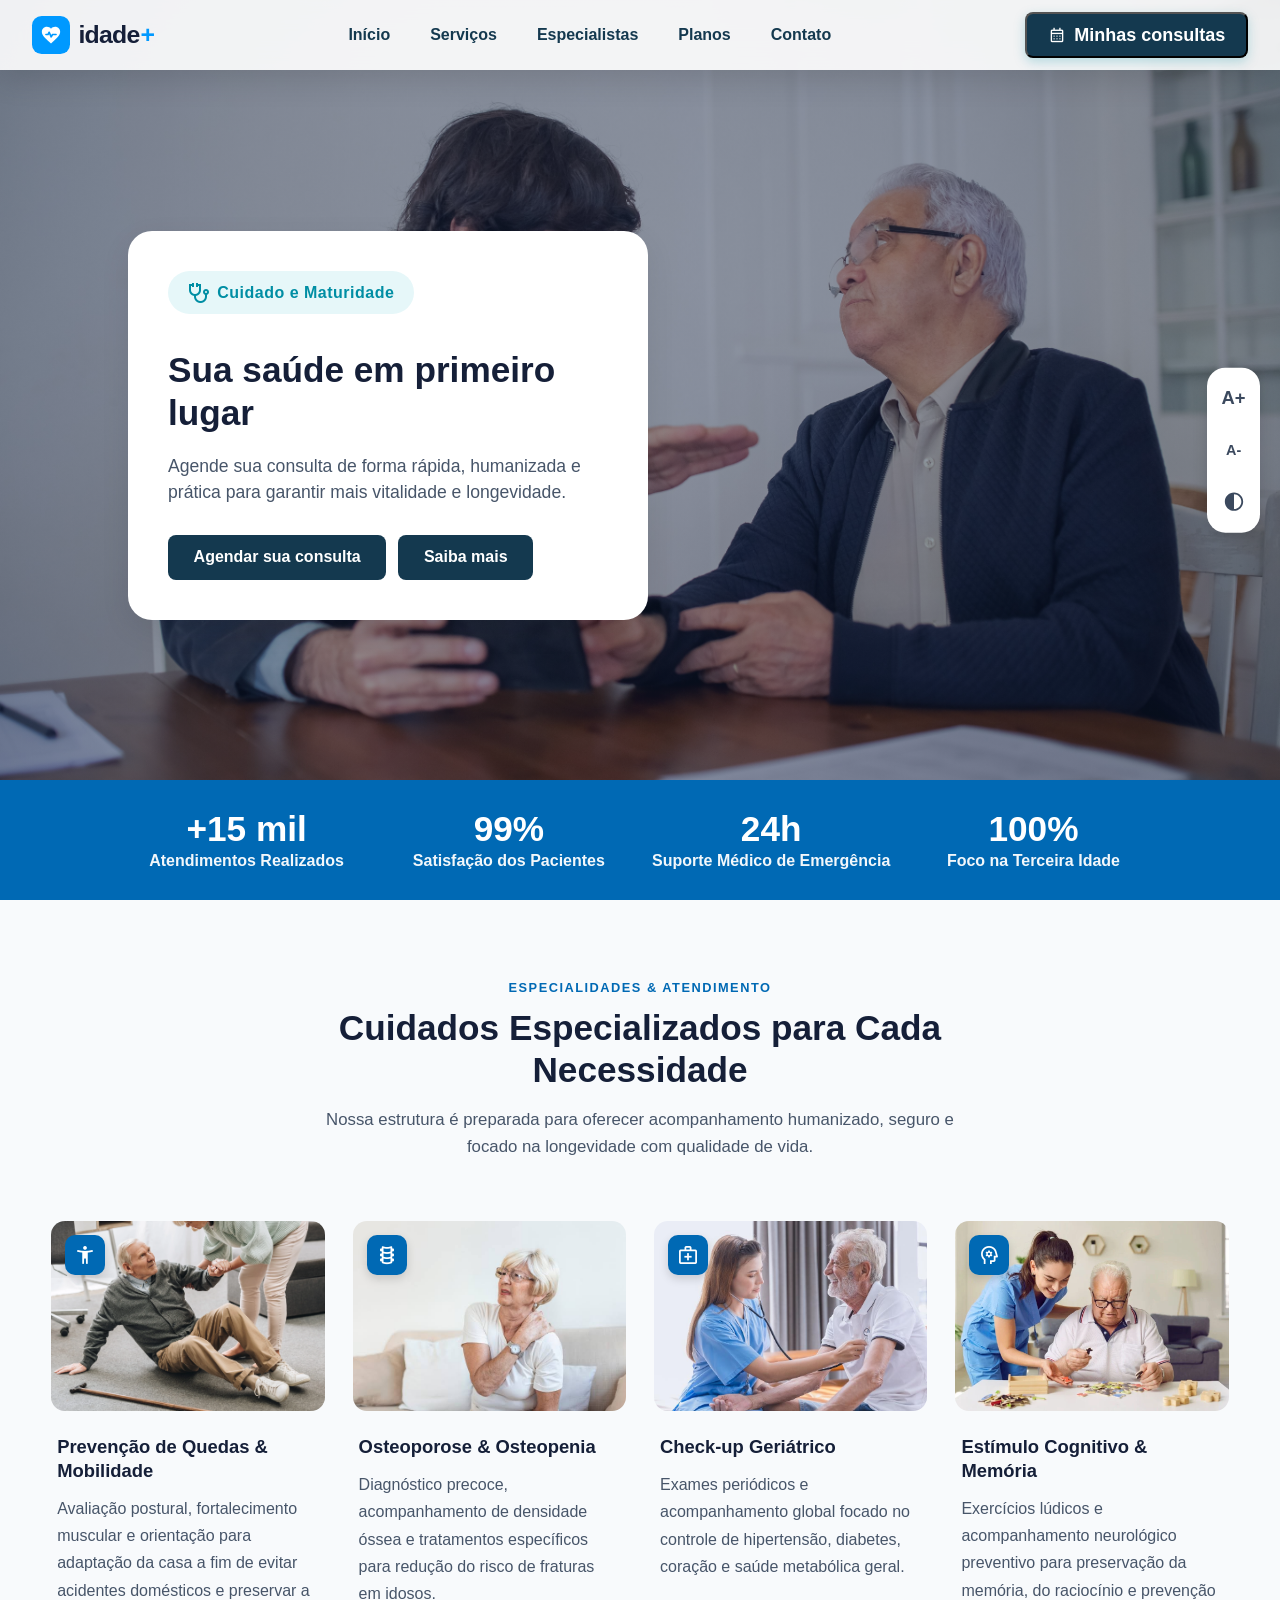
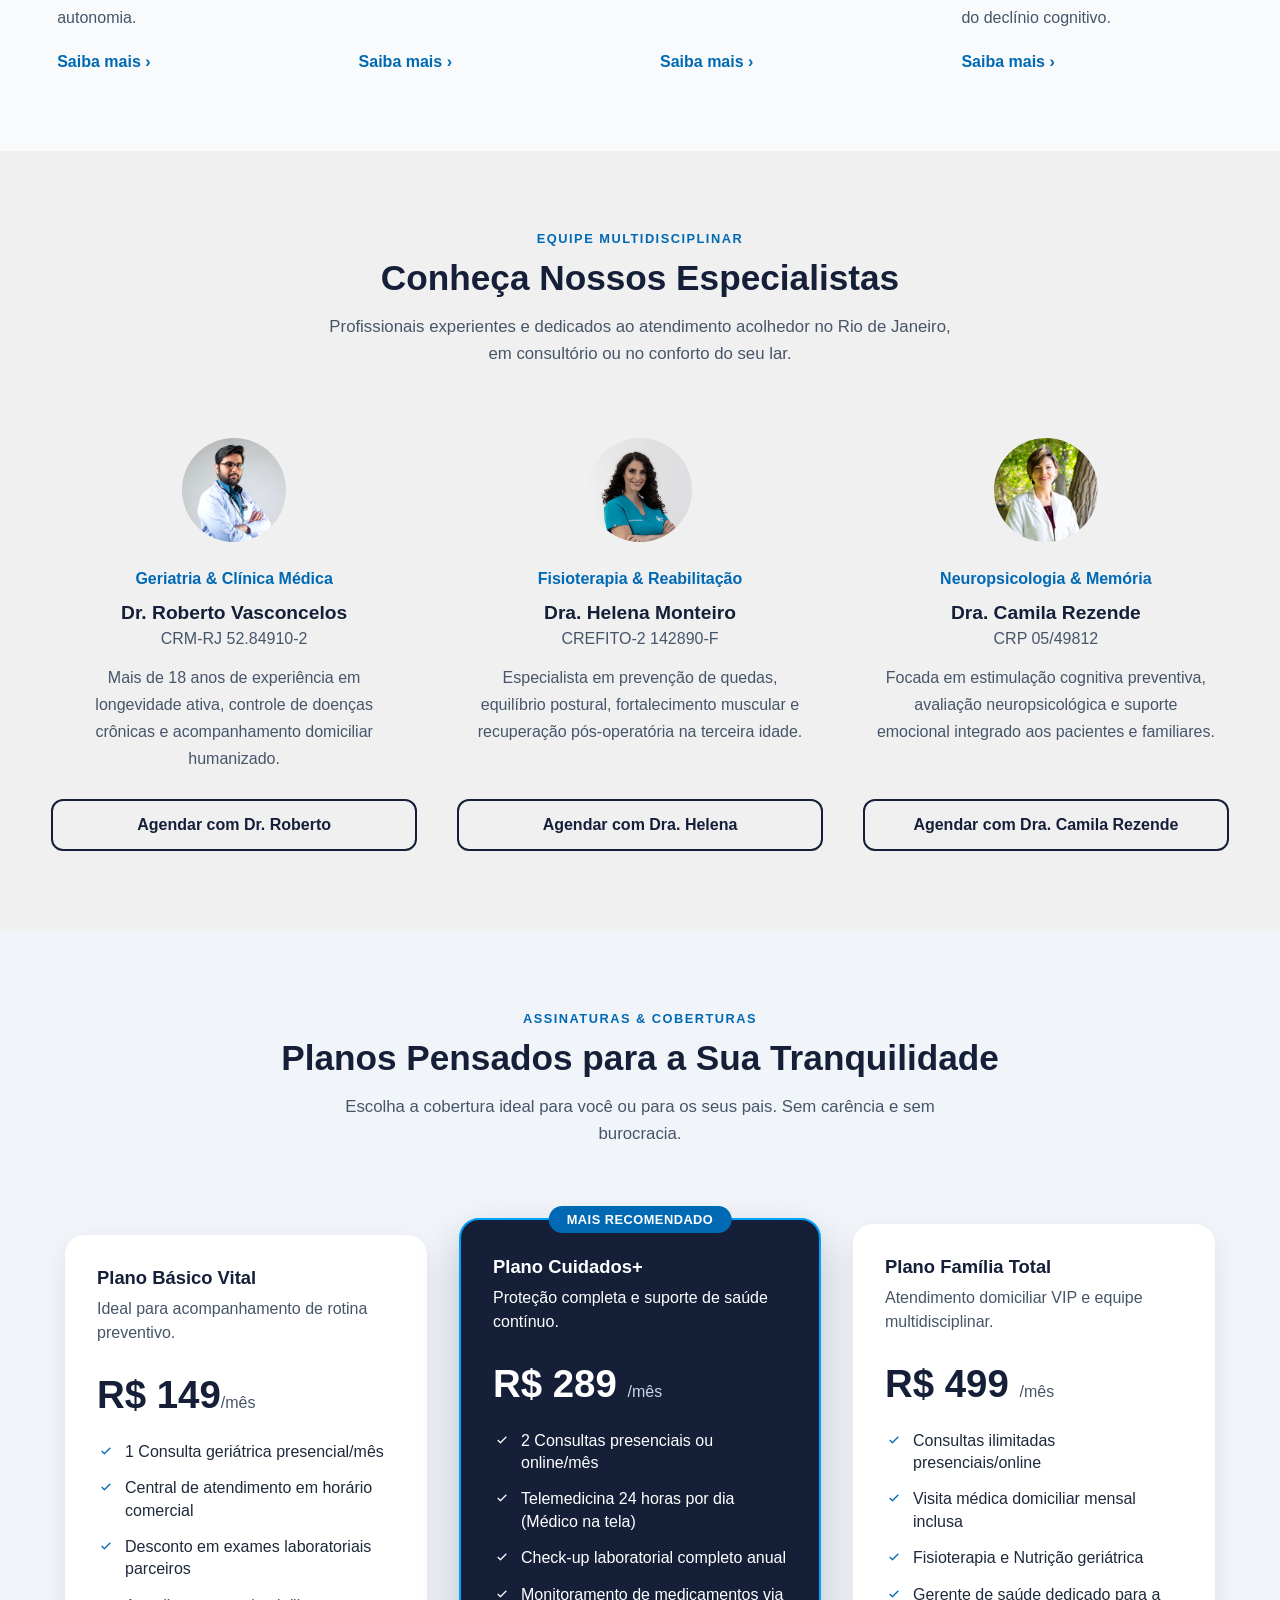
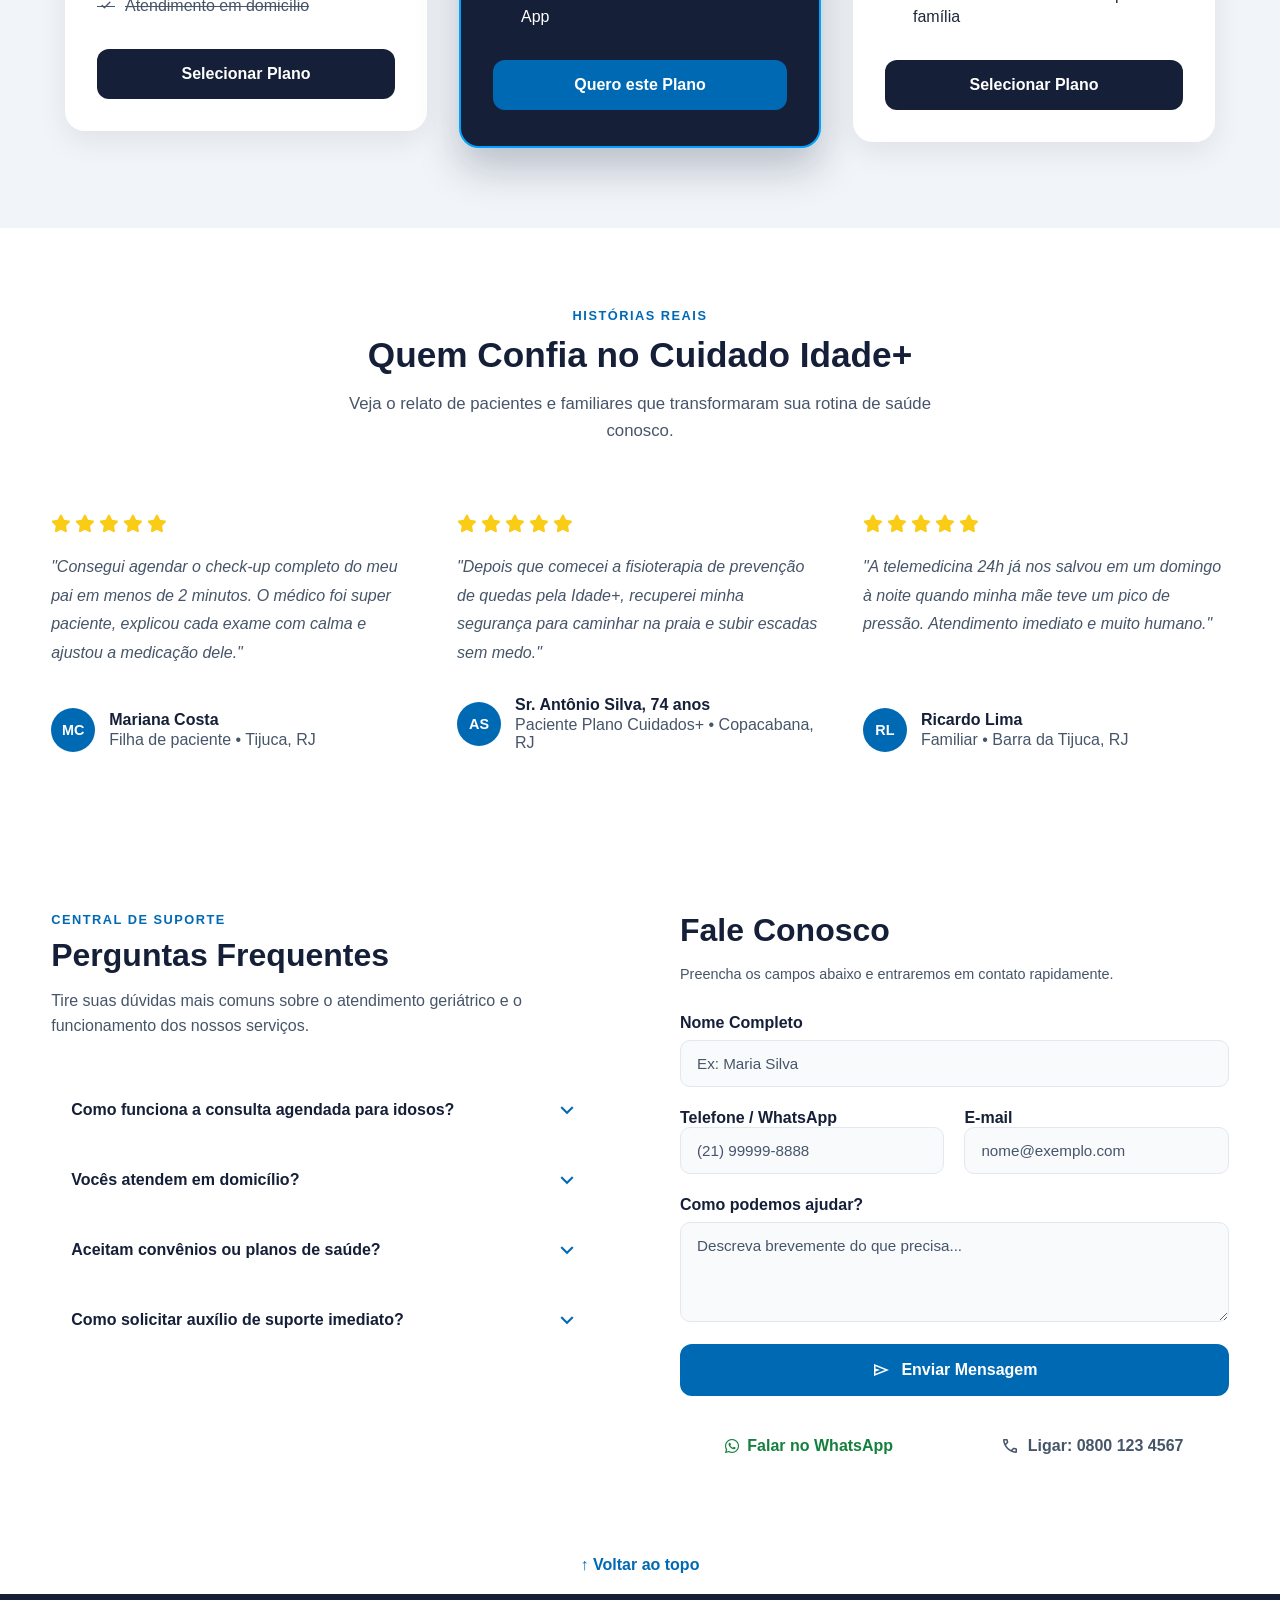
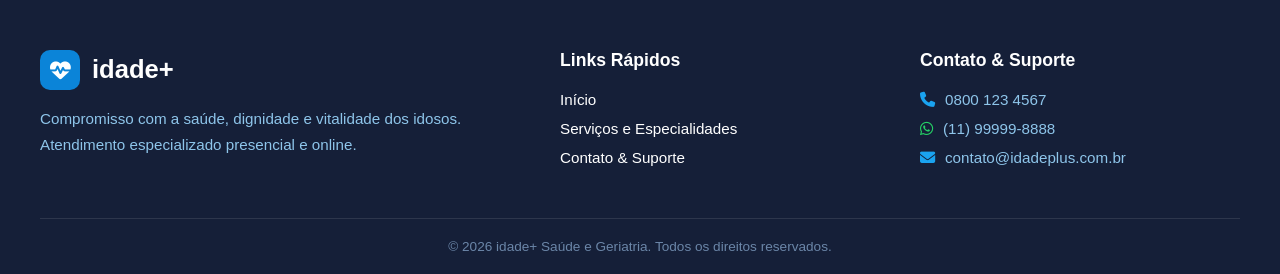
<file: index.html>
<!DOCTYPE html>
<html lang="pt-br">
<head>
    <meta charset="UTF-8">
    <meta name="viewport" content="width=device-width, initial-scale=1.0">
    <title>Idade+</title>
    <link rel="preconnect" href="https://fonts.googleapis.com">
    <link rel="preconnect" href="https://fonts.gstatic.com" crossorigin>
    <link href="https://fonts.googleapis.com/css2?family=Yesteryear&display=swap" rel="stylesheet">
    <link rel="stylesheet" href="https://fonts.googleapis.com/css2?family=Material+Symbols+Outlined:opsz,wght,FILL,GRAD@20..48,100..700,0..1,-50..200" />
    <link rel="stylesheet" href="https://cdnjs.cloudflare.com/ajax/libs/font-awesome/6.5.1/css/all.min.css">
    <link rel="stylesheet" href="estilo/style.css">
    <link rel="stylesheet" href="estilo/mq.css">
</head>

<body onresize="mudoutamanho()">
    <header class="reveal delay-1">
        <h1 class="logo-idade-wrap">
            <a href="#prin" class="logo-idade" aria-label="Página inicial idade+">
                <span class="logo-icone" aria-hidden="true">
                    <svg viewBox="0 0 24 24" width="22" height="22" fill="none">
                        <path d="M12 21.35l-1.45-1.32C5.4 15.36 2 12.28 2 8.5 2 5.42 4.42 3 7.5 3c1.74 0 3.41.81 4.5 2.09C13.09 3.81 14.76 3 16.5 3 19.58 3 22 5.42 22 8.5c0 3.78-3.4 6.86-8.55 11.54L12 21.35z" fill="#ffffff"/>
                        <path d="M6.5 11.5h2.2l1.3-2.5 2.2 5 1.5-2.5h3.8" stroke="#0099ff" stroke-width="1.8" stroke-linecap="round" stroke-linejoin="round"/>
                    </svg>
                </span>
                <span class="logo-texto">idade<span class="logo-mais">+</span></span>
            </a>
        </h1>

        <i id="burguer" class="material-symbols-outlined" onclick="clickmenu()">menu</i>

        <nav id="itens">
            <a href="#prin" class="link-nav">Início</a>
            <a href="#sbm" class="link-nav">Serviços</a>
            <a href="#equipe" class="link-nav">Especialistas</a>
            <a href="#planos" class="link-nav">Planos</a>
            <a href="#contato" class="link-nav">Contato</a>
        </nav>

        <div class="header-action">
            <button type="button" id="btn-minhas-consultas" class="btn-agendar">
                <span class="material-symbols-outlined">calendar_month</span>
                <span>Minhas consultas</span>
            </button>
        </div>
    </header>

    <main>
        <section id="prin">
            <div id="imagem"></div>

            <div id="hero" class="reveal delay-2">
                <span class="bdg"><i class="material-symbols-outlined">stethoscope</i>Cuidado e Maturidade</span>
                <h2>Sua saúde em primeiro lugar</h2>
                <p>Agende sua consulta de forma rápida, humanizada e prática para garantir mais vitalidade e longevidade.</p>

                <div class="hero-btns">
                    <a href="pagina-login/login.html" class="btnp">Agendar sua consulta</a>
                    <a href="#sbm" class="btns">Saiba mais</a>
                </div>
            </div>
        </section>

        <section id="stats" class="reveal delay-3">
            <div class="stats-container">
                <div class="stat-item">
                    <strong>+15 mil</strong>
                    <span>Atendimentos Realizados</span>
                </div>
                <div class="stat-item">
                    <strong>99%</strong>
                    <span>Satisfação dos Pacientes</span>
                </div>
                <div class="stat-item">
                    <strong>24h</strong>
                    <span>Suporte Médico de Emergência</span>
                </div>
                <div class="stat-item">
                    <strong>100%</strong>
                    <span>Foco na Terceira Idade</span>
                </div>
            </div>
        </section>

        <section id="sbm">
            <span class="sbm-eyebrow">Especialidades &amp; Atendimento</span>
            <h3>Cuidados Especializados para Cada Necessidade</h3>
            <p class="sbm-sub">Nossa estrutura é preparada para oferecer acompanhamento humanizado, seguro e focado na longevidade com qualidade de vida.</p>

            <div id="cardc">
                <div class="card" tabindex="0" role="button"
                     data-icone="accessibility_new"
                     data-titulo="Prevenção de Quedas & Mobilidade"
                     data-texto="Programa completo focado no fortalecimento muscular, equilíbrio dinâmico e revisão dos ambientes da residência para eliminar riscos de tropeço. Inclui plano de exercícios individualizado.">
                    <div class="card-img-top">
                        <img src="img/quedas-em-idosos-como-prevenir-scaled.webp" alt="">
                        <div class="card-badge">
                            <span class="material-symbols-outlined">accessibility_new</span>
                        </div>
                    </div>
                    <div class="cardif">
                        <h4>Prevenção de Quedas &amp; Mobilidade</h4>
                        <p>Avaliação postural, fortalecimento muscular e orientação para adaptação da casa a fim de evitar acidentes domésticos e preservar a autonomia.</p>
                        <span class="card-link">Saiba mais ›</span>
                    </div>
                </div>

                <div class="card" tabindex="0" role="button"
                     data-icone="orthopedics"
                     data-titulo="Osteoporose & Osteopenia"
                     data-texto="Tratamento integrativo com endocrinologistas e ortopedistas. Acompanhamento com densitometria óssea periódica, suplementação orientada e fisioterapia preventiva.">
                    <div class="card-img-top">
                        <img src="img/images.jpg" alt="">
                        <div class="card-badge">
                            <span class="material-symbols-outlined">orthopedics</span>
                        </div>
                    </div>
                    <div class="cardif">
                        <h4>Osteoporose &amp; Osteopenia</h4>
                        <p>Diagnóstico precoce, acompanhamento de densidade óssea e tratamentos específicos para redução do risco de fraturas em idosos.</p>
                        <span class="card-link">Saiba mais ›</span>
                    </div>
                </div>

                <div class="card" tabindex="0" role="button"
                     data-icone="medical_services"
                     data-titulo="Check-up Geriátrico Preventivo"
                     data-texto="Avaliação global do idoso realizada por equipe multidisciplinar. Inclui exames laboratoriais, avaliação cardiológica, ajuste de medicação e diretrizes de hábitos saudáveis.">
                    <div class="card-img-top">
                        <img src="img/fVmmvelZp20oLOmFK2XVLVkYp6KlCbiUjg9aUPn1.jpeg" alt="">
                        <div class="card-badge">
                            <span class="material-symbols-outlined">medical_services</span>
                        </div>
                    </div>
                    <div class="cardif">
                        <h4>Check-up Geriátrico</h4>
                        <p>Exames periódicos e acompanhamento global focado no controle de hipertensão, diabetes, coração e saúde metabólica geral.</p>
                        <span class="card-link">Saiba mais ›</span>
                    </div>
                </div>

                <div class="card" tabindex="0" role="button"
                     data-icone="psychology"
                     data-titulo="Estímulo Cognitivo & Memória"
                     data-texto="Sessões individuais ou em pequenos grupos com neuropsicólogos. Utiliza dinâmicas de estimulação cerebral, jogos cognitivos e estratégias para fortalecer a memória do dia a dia.">
                    <div class="card-img-top">
                        <img src="img/estimulacaocognitiva-alzheimer-1024x683-1024x683.webp" alt="">
                        <div class="card-badge">
                            <span class="material-symbols-outlined">psychology</span>
                        </div>
                    </div>
                    <div class="cardif">
                        <h4>Estímulo Cognitivo &amp; Memória</h4>
                        <p>Exercícios lúdicos e acompanhamento neurológico preventivo para preservação da memória, do raciocínio e prevenção do declínio cognitivo.</p>
                        <span class="card-link">Saiba mais ›</span>
                    </div>
                </div>
            </div>
        </section>

        <section id="equipe">
            <span class="eq-eyebrow">Equipe multidisciplinar</span>
            <h3>Conheça Nossos Especialistas</h3>
            <p class="eq-sub">Profissionais experientes e dedicados ao atendimento acolhedor no Rio de Janeiro, em consultório ou no conforto do seu lar.</p>

            <div id="eq-grid">
                <article class="eq-card">
                    <img class="eq-foto" src="img/roberto.avif" alt="Dr. Roberto Vasconcelos">
                    <span class="eq-area">Geriatria &amp; Clínica Médica</span>
                    <h4>Dr. Roberto Vasconcelos</h4>
                    <span class="eq-reg">CRM-RJ 52.84910-2</span>
                    <p>Mais de 18 anos de experiência em longevidade ativa, controle de doenças crônicas e acompanhamento domiciliar humanizado.</p>
                    <a href="agendar.html" class="eq-btn">Agendar com Dr. Roberto</a>
                </article>

                <article class="eq-card">
                    <img class="eq-foto" src="img/helena.avif" alt="">
                    <span class="eq-area">Fisioterapia &amp; Reabilitação</span>
                    <h4>Dra. Helena Monteiro</h4>
                    <span class="eq-reg">CREFITO-2 142890-F</span>
                    <p>Especialista em prevenção de quedas, equilíbrio postural, fortalecimento muscular e recuperação pós-operatória na terceira idade.</p>
                    <a href="agendar.html" class="eq-btn">Agendar com Dra. Helena</a>
                </article>

                <article class="eq-card">
                    <img class="eq-foto" src="img/camila.avif" alt="">
                    <span class="eq-area">Neuropsicologia &amp; Memória</span>
                    <h4>Dra. Camila Rezende</h4>
                    <span class="eq-reg">CRP 05/49812</span>
                    <p>Focada em estimulação cognitiva preventiva, avaliação neuropsicológica e suporte emocional integrado aos pacientes e familiares.</p>
                    <a href="agendar.html" class="eq-btn">Agendar com Dra. Camila Rezende</a>
                </article>
            </div>
        </section>

        <section id="planos">
            <span class="plan-eyebrow">Assinaturas &amp; Coberturas</span>
            <h3>Planos Pensados para a Sua Tranquilidade</h3>
            <p class="plan-sub">Escolha a cobertura ideal para você ou para os seus pais. Sem carência e sem burocracia.</p>

            <div id="plan-grid">
                <div class="plan">
                    <h4>Plano Básico Vital</h4>
                    <p class="plan-desc">Ideal para acompanhamento de rotina preventivo.</p>
                    <div class="plan-price">R$ 149<small>/mês</small></div>

                    <ul class="plan-list">
                        <li><span class="material-symbols-outlined">check</span>1 Consulta geriátrica presencial/mês</li>
                        <li><span class="material-symbols-outlined">check</span>Central de atendimento em horário comercial</li>
                        <li><span class="material-symbols-outlined">check</span>Desconto em exames laboratoriais parceiros</li>
                        <li class="off"><span class="material-symbols-outlined">check</span>Atendimento em domicílio</li>
                    </ul>

                    <a href="#" class="plan-btn">Selecionar Plano</a>
                </div>

                <div class="plan plan-destaque">
                    <span class="plan-tag">Mais recomendado</span>
                    <h4>Plano Cuidados+</h4>
                    <p class="plan-desc">Proteção completa e suporte de saúde contínuo.</p>
                    <div class="plan-price">R$ 289 <small>/mês</small></div>

                    <ul class="plan-list">
                        <li><span class="material-symbols-outlined">check</span>2 Consultas presenciais ou online/mês</li>
                        <li><span class="material-symbols-outlined">check</span>Telemedicina 24 horas por dia (Médico na tela)</li>
                        <li><span class="material-symbols-outlined">check</span>Check-up laboratorial completo anual</li>
                        <li><span class="material-symbols-outlined">check</span>Monitoramento de medicamentos via App</li>
                    </ul>

                    <a href="#" class="plan-btn plan-btn-azul">Quero este Plano</a>
                </div>

                <div class="plan">
                    <h4>Plano Família Total</h4>
                    <p class="plan-desc">Atendimento domiciliar VIP e equipe multidisciplinar.</p>
                    <div class="plan-price">R$ 499 <small>/mês</small></div>

                    <ul class="plan-list">
                        <li><span class="material-symbols-outlined">check</span>Consultas ilimitadas presenciais/online</li>
                        <li><span class="material-symbols-outlined">check</span>Visita médica domiciliar mensal inclusa</li>
                        <li><span class="material-symbols-outlined">check</span>Fisioterapia e Nutrição geriátrica</li>
                        <li><span class="material-symbols-outlined">check</span>Gerente de saúde dedicado para a família</li>
                    </ul>

                    <a href="#" class="plan-btn">Selecionar Plano</a>
                </div>
            </div>
        </section>

        <section id="relato">
            <span class="rl-eyebrow">Histórias Reais</span>
            <h3>Quem Confia no Cuidado Idade+</h3>
            <p class="rl-sub">Veja o relato de pacientes e familiares que transformaram sua rotina de saúde conosco.</p>

            <div id="rl-grid">
                <article class="rl-card">
                    <div class="rl-stars">
                        <i class="fas fa-star"></i><i class="fas fa-star"></i><i class="fas fa-star"></i><i class="fas fa-star"></i><i class="fas fa-star"></i>
                    </div>
                    <p class="rl-texto">"Consegui agendar o check-up completo do meu pai em menos de 2 minutos. O médico foi super paciente, explicou cada exame com calma e ajustou a medicação dele."</p>
                    <div class="rl-autor">
                        <span class="rl-avatar">MC</span>
                        <div>
                            <strong>Mariana Costa</strong>
                            <small>Filha de paciente • Tijuca, RJ</small>
                        </div>
                    </div>
                </article>

                <article class="rl-card">
                    <div class="rl-stars">
                        <i class="fas fa-star"></i><i class="fas fa-star"></i><i class="fas fa-star"></i><i class="fas fa-star"></i><i class="fas fa-star"></i>
                    </div>
                    <p class="rl-texto">"Depois que comecei a fisioterapia de prevenção de quedas pela Idade+, recuperei minha segurança para caminhar na praia e subir escadas sem medo."</p>
                    <div class="rl-autor">
                        <span class="rl-avatar rl-avatar-escuro">AS</span>
                        <div>
                            <strong>Sr. Antônio Silva, 74 anos</strong>
                            <small>Paciente Plano Cuidados+ • Copacabana, RJ</small>
                        </div>
                    </div>
                </article>

                <article class="rl-card">
                    <div class="rl-stars">
                        <i class="fas fa-star"></i><i class="fas fa-star"></i><i class="fas fa-star"></i><i class="fas fa-star"></i><i class="fas fa-star"></i>
                    </div>
                    <p class="rl-texto">"A telemedicina 24h já nos salvou em um domingo à noite quando minha mãe teve um pico de pressão. Atendimento imediato e muito humano."</p>
                    <div class="rl-autor">
                        <span class="rl-avatar">RL</span>
                        <div>
                            <strong>Ricardo Lima</strong>
                            <small>Familiar • Barra da Tijuca, RJ</small>
                        </div>
                    </div>
                </article>
            </div>
        </section>

        <section id="contato">
            <div class="contato-container">
                <div class="faq">
                    <span class="contato-eyebrow">Central de Suporte</span>
                    <h3>Perguntas Frequentes</h3>
                    <p class="contato-sub">Tire suas dúvidas mais comuns sobre o atendimento geriátrico e o funcionamento dos nossos serviços.</p>

                    <details class="faq-item">
                        <summary>Como funciona a consulta agendada para idosos?
                            <span class="material-symbols-outlined">expand_less</span>
                        </summary>
                        <p>Nossas consultas têm duração estendida (mínimo de 50 minutos) para permitir escuta atenta, avaliação minuciosa dos remédios em uso e acolhimento dos familiares.</p>
                    </details>

                    <details class="faq-item">
                        <summary>Vocês atendem em domicílio?
                            <span class="material-symbols-outlined">expand_less</span>
                        </summary>
                        <p>Sim! Para pacientes com dificuldade de locomoção, disponibilizamos visitas médicas e fisioterapêuticas no conforto do lar através do Plano Família ou agendamento avulso.</p>
                    </details>

                    <details class="faq-item">
                        <summary>Aceitam convênios ou planos de saúde?
                            <span class="material-symbols-outlined">expand_less</span>
                        </summary>
                        <p>Trabalhamos no modelo particular com emissão de nota fiscal para reembolso integral ou parcial junto ao seu convênio médico.</p>
                    </details>

                    <details class="faq-item">
                        <summary>Como solicitar auxílio de suporte imediato?
                            <span class="material-symbols-outlined">expand_less</span>
                        </summary>
                        <p>Assinantes têm acesso ao suporte 24h pelo telefone ou pelo WhatsApp, com orientação médica imediata e encaminhamento quando necessário.</p>
                    </details>
                </div>

                <div class="contato-form">
                    <h3>Fale Conosco</h3>
                    <p class="contato-sub">Preencha os campos abaixo e entraremos em contato rapidamente.</p>

                    <form action="#" method="post">
                        <label for="nome">Nome Completo</label>
                        <input type="text" id="nome" name="nome" placeholder="Ex: Maria Silva" required>

                        <div class="form-row">
                            <div>
                                <label for="tel">Telefone / WhatsApp</label>
                                <input type="tel" id="tel" name="tel" placeholder="(21) 99999-8888" required>
                            </div>
                            <div>
                                <label for="email">E-mail</label>
                                <input type="email" id="email" name="email" placeholder="nome@exemplo.com">
                            </div>
                        </div>

                        <label for="msg">Como podemos ajudar?</label>
                        <textarea id="msg" name="msg" rows="4" placeholder="Descreva brevemente do que precisa..."></textarea>

                        <button type="submit" class="btn-enviar">
                            <span class="material-symbols-outlined">send</span> Enviar Mensagem
                        </button>
                    </form>

                    <div class="contato-links">
                        <a href="https://wa.me/5511999998888" target="_blank" class="link-whats">
                            <i class="fab fa-whatsapp"></i> Falar no WhatsApp
                        </a>
                        <a href="tel:08001234567" class="link-tel">
                            <span class="material-symbols-outlined">call</span> Ligar: 0800 123 4567
                        </a>
                    </div>
                </div>
            </div>
        </section>
    </main>

    <div class="voltar-topo">
        <a href="#prin" class="btn-topo">↑ Voltar ao topo</a>
    </div>

    <footer class="footer">
        <div class="footer-container">
            <div class="footer-col">
                <div class="footer-logo">
                    <span class="footer-logo-icon"><i class="fas fa-heart-pulse"></i></span>
                    <h2 class="ft">idade+</h2>
                </div>
                <p>Compromisso com a saúde, dignidade e vitalidade dos idosos. Atendimento especializado presencial e online.</p>
            </div>

            <div class="footer-col">
                <h3 class="ft">Links Rápidos</h3>
                <ul>
                    <li><a href="#prin">Início</a></li>
                    <li><a href="#sbm">Serviços e Especialidades</a></li>
                    <li><a href="#contato">Contato &amp; Suporte</a></li>
                </ul>
            </div>

            <div class="footer-col">
                <h3 class="ft">Contato &amp; Suporte</h3>
                <ul class="footer-contact">
                    <li><i class="fas fa-phone"></i> 0800 123 4567</li>
                    <li><i class="fab fa-whatsapp"></i> (11) 99999-8888</li>
                    <li><i class="fas fa-envelope"></i> contato@idadeplus.com.br</li>
                </ul>
            </div>
        </div>

        <div class="footer-bottom">
            <p>&copy; 2026 idade+ Saúde e Geriatria. Todos os direitos reservados.</p>
        </div>
    </footer>

    <div class="modal-overlay" id="modal-servico">
        <div class="modal-box">
            <button class="modal-x" id="modal-x" aria-label="Fechar">
                <span class="material-symbols-outlined">close</span>
            </button>

            <span class="material-symbols-outlined modal-icone" id="modal-icone">medical_services</span>
            <h4 id="modal-titulo"></h4>
            <p id="modal-texto"></p>

            <div class="modal-acoes">
                <button class="modal-fechar" id="modal-fechar">Fechar</button>
                <a href="agendar.html" class="modal-agendar">Agendar Este Serviço</a>
            </div>
        </div>
    </div>

    <aside class="barra-acessibilidade" aria-label="Controles de acessibilidade">
        <button type="button" id="btn-aumentar" title="Aumentar tamanho da fonte" aria-label="Aumentar tamanho da fonte">
            A+
        </button>
        <button type="button" id="btn-diminuir" title="Diminuir tamanho da fonte" aria-label="Diminuir tamanho da fonte">
            A-
        </button>
        <button type="button" id="btn-tema" title="Alternar modo escuro" aria-label="Alternar modo escuro">
            <svg viewBox="0 0 24 24" width="22" height="22" fill="currentColor">
                <path d="M12 2C6.48 2 2 6.48 2 12s4.48 10 10 10 10-4.48 10-10S17.52 2 12 2zm0 18V4c4.41 0 8 3.59 8 8s-3.59 8-8 8z"/>
            </svg>
        </button>
    </aside>

    <script src="script/inicio.js"></script>
</body>
</html>
</file>
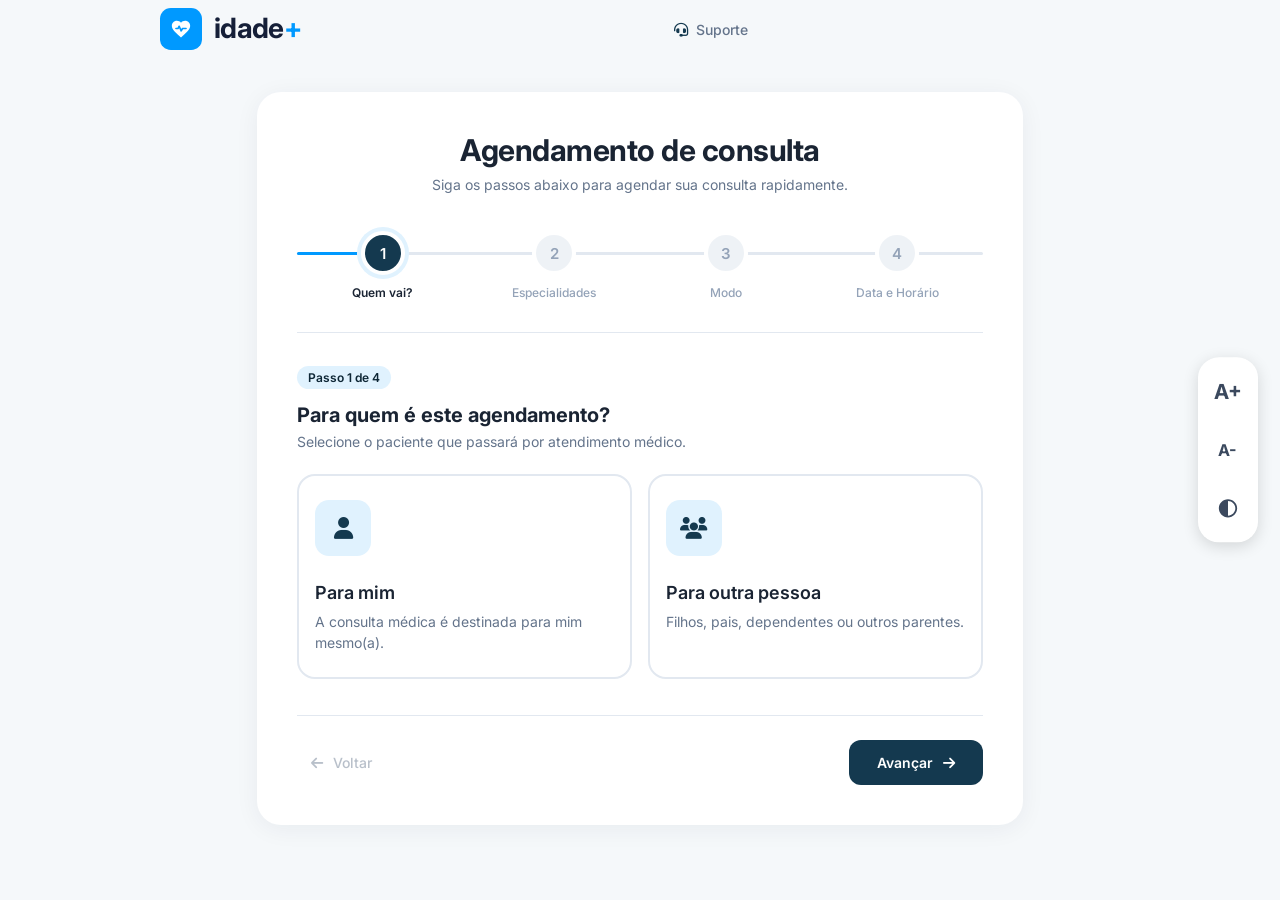
<file: agendar.html>
<!DOCTYPE html>
<html lang="pt-br">
<head>
    <meta charset="UTF-8">
    <meta name="viewport" content="width=device-width, initial-scale=1.0">
    <title>Agendamento de consulta - Idade+</title>

    <link rel="preconnect" href="https://fonts.googleapis.com">
    <link rel="preconnect" href="https://fonts.gstatic.com" crossorigin>
    <link href="https://fonts.googleapis.com/css2?family=Inter:wght@400;500;600;700&display=swap" rel="stylesheet">
    <link rel="stylesheet" href="https://cdnjs.cloudflare.com/ajax/libs/font-awesome/6.5.1/css/all.min.css">
    <link rel="stylesheet" href="estilo/agend.css">
    <link rel="stylesheet" href="estilo/mq.css">
</head>
<body>

    <header class="topbar">
        <div class="topbar-inner">
            <a href="index.html" class="brand logo-idade" aria-label="Página inicial idade+">
                <span class="logo-icone" aria-hidden="true">
                    <svg viewBox="0 0 24 24" width="22" height="22" fill="none">
                        <path d="M12 21.35l-1.45-1.32C5.4 15.36 2 12.28 2 8.5 2 5.42 4.42 3 7.5 3c1.74 0 3.41.81 4.5 2.09C13.09 3.81 14.76 3 16.5 3 19.58 3 22 5.42 22 8.5c0 3.78-3.4 6.86-8.55 11.54L12 21.35z" fill="#ffffff"/>
                        <path d="M6.5 11.5h2.2l1.3-2.5 2.2 5 1.5-2.5h3.8" stroke="#0099ff" stroke-width="1.8" stroke-linecap="round" stroke-linejoin="round"/>
                    </svg>
                </span>
                <span class="logo-texto">idade<span class="logo-mais">+</span></span>
            </a>
                    
                </span>
            </a>

            <a href="index.html#contato" class="support">
                <i class="fa-solid fa-headset"></i> Suporte
            </a>
            <div id="user">
                
             </div>
        </div>
       
    </header>

    <main class="page">
        <section class="card">

            <div class="card-head">
                <h1>Agendamento de consulta</h1>
                <p>Siga os passos abaixo para agendar sua consulta rapidamente.</p>
            </div>

            
            <ol class="stepper" id="stepper" aria-label="Progresso do agendamento">
                <li class="step" data-step="1"><span class="step-circle">1</span><span class="step-label">Quem vai?</span></li>
                <li class="step" data-step="2"><span class="step-circle">2</span><span class="step-label">Especialidades</span></li>
                <li class="step" data-step="3"><span class="step-circle">3</span><span class="step-label">Modo</span></li>
                <li class="step" data-step="4"><span class="step-circle">4</span><span class="step-label">Data e Horário</span></li>
            </ol>

            <section class="panel" id="step-1" data-step="1">
                <span class="badge">Passo 1 de 4</span>
                <h2>Para quem é este agendamento?</h2>
                <p class="panel-sub">Selecione o paciente que passará por atendimento médico.</p>

                <div class="options">
                    <button type="button" class="option" data-value="me">
                        <span class="check"><i class="fa-solid fa-check"></i></span>
                        <span class="option-icon"><i class="fa-solid fa-user"></i></span>
                        <span class="option-title">Para mim</span>
                        <span class="option-desc">A consulta médica é destinada para mim mesmo(a).</span>
                    </button>

                    <button type="button" class="option" data-value="other">
                        <span class="check"><i class="fa-solid fa-check"></i></span>
                        <span class="option-icon"><i class="fa-solid fa-users"></i></span>
                        <span class="option-title">Para outra pessoa</span>
                        
                        <span class="option-desc">Filhos, pais, dependentes ou outros parentes.</span>
                    </button>
                </div>
            </section>

       
            <section class="panel" id="step-2" data-step="2" hidden>
                <span class="badge">Passo 2 de 4</span>
                <h2>Qual especialidade você precisa?</h2>
                <p class="panel-sub">Escolha a área médica da consulta.</p>

                <div class="options">
                    <button type="button" class="option" data-value="Cardiologia">
                        <span class="check"><i class="fa-solid fa-check"></i></span>
                        <span class="option-icon"><i class="fa-solid fa-heart-pulse"></i></span>
                        <span class="option-title">Cardiologia</span>
                        <span class="option-desc">Cuidados com o coração e a circulação.</span>
                    </button>

                    <button type="button" class="option" data-value="Geriatria">
                        <span class="check"><i class="fa-solid fa-check"></i></span>
                        <span class="option-icon"><i class="fa-solid fa-stethoscope"></i></span>
                        <span class="option-title">Geriatria</span>
                        <span class="option-desc">Saúde e qualidade de vida na terceira idade.</span>
                    </button>

                    <button type="button" class="option" data-value="Clínico Geral">
                        <span class="check"><i class="fa-solid fa-check"></i></span>
                        <span class="option-icon"><i class="fa-solid fa-user-doctor"></i></span>
                        <span class="option-title">Clínico Geral</span>
                        <span class="option-desc">Avaliação geral e acompanhamento de rotina.</span>
                    </button>
                    
                    <button type="button" class="option" data-value="Fisioterapia">
                        <span class="check"><i class="fa-solid fa-check"></i></span>
                        <span class="option-icon"><i class="fa-solid fa-person-walking"></i></span>
                        <span class="option-title">Fisioterapia</span>
                        <span class="option-desc">Reabilitação motora, alívio de dores articulares e mobilidade</span>
                    </button>

                </div>
            </section>

            
            <section class="panel" id="step-3" data-step="3" hidden>
                <span class="badge">Passo 3 de 4</span>
                <h2>Como será o atendimento?</h2>
                <p class="panel-sub">Escolha entre consulta presencial ou online.</p>

                <div class="options">
                    <button type="button" class="option" data-value="Presencial">
                        <span class="check"><i class="fa-solid fa-check"></i></span>
                        <span class="option-icon"><i class="fa-solid fa-hospital"></i></span>
                        <span class="option-title">Presencial</span>
                        <span class="option-desc">Atendimento na clínica.</span>
                    </button>

                    <button type="button" class="option" data-value="Online">
                        <span class="check"><i class="fa-solid fa-check"></i></span>
                        <span class="option-icon"><i class="fa-solid fa-video"></i></span>
                        <span class="option-title">Online</span>
                        <span class="option-desc">Videochamada, direto de casa.</span>
                    </button>
                </div>
            </section>

            
            <section class="panel" id="step-4" data-step="4" hidden>
                <span class="badge">Passo 4 de 4</span>
                <h2>Escolha o profissional e o horário</h2>
                <p class="panel-sub">Selecione o médico especialista e o horário disponível na agenda dele.</p>

               <div id="container-medico" class="options options-medicos">

              </div>

              <div id="container-horarios" class="secao-horairos">
                <h3 class="titulo-horarios">Horários disponíveis:</h3>
                <div class="options" id="horarios-travados">

                </div>
              </div>
            </section>

            <p class="error" id="erro" role="alert" hidden></p>

            
            <div class="card-foot">
                <button type="button" class="btn-back" id="btn-voltar">
                    <i class="fa-solid fa-arrow-left"></i> Voltar
                </button>

                <button type="button" class="btn-next" id="btn-avancar">
                    Avançar <i class="fa-solid fa-arrow-right"></i>
                </button>
            </div>

        </section>
    </main>

    <aside class="barra-acessibilidade" aria-label="Controles de acessibilidade">
    <button type="button" id="btn-aumentar" title="Aumentar tamanho da fonte" aria-label="Aumentar tamanho da fonte">
        A+
    </button>
    <button type="button" id="btn-diminuir" title="Diminuir tamanho da fonte" aria-label="Diminuir tamanho da fonte">
        A-
    </button>
    <button type="button" id="btn-tema" title="Alternar modo escuro" aria-label="Alternar modo escuro">
        <svg viewBox="0 0 24 24" width="22" height="22" fill="currentColor">
            <path d="M12 2C6.48 2 2 6.48 2 12s4.48 10 10 10 10-4.48 10-10S17.52 2 12 2zm0 18V4c4.41 0 8 3.59 8 8s-3.59 8-8 8z"/>
        </svg>
    </button>
    </aside>

    <script src="script/script.js"></script>
</body>
</html>
</file>
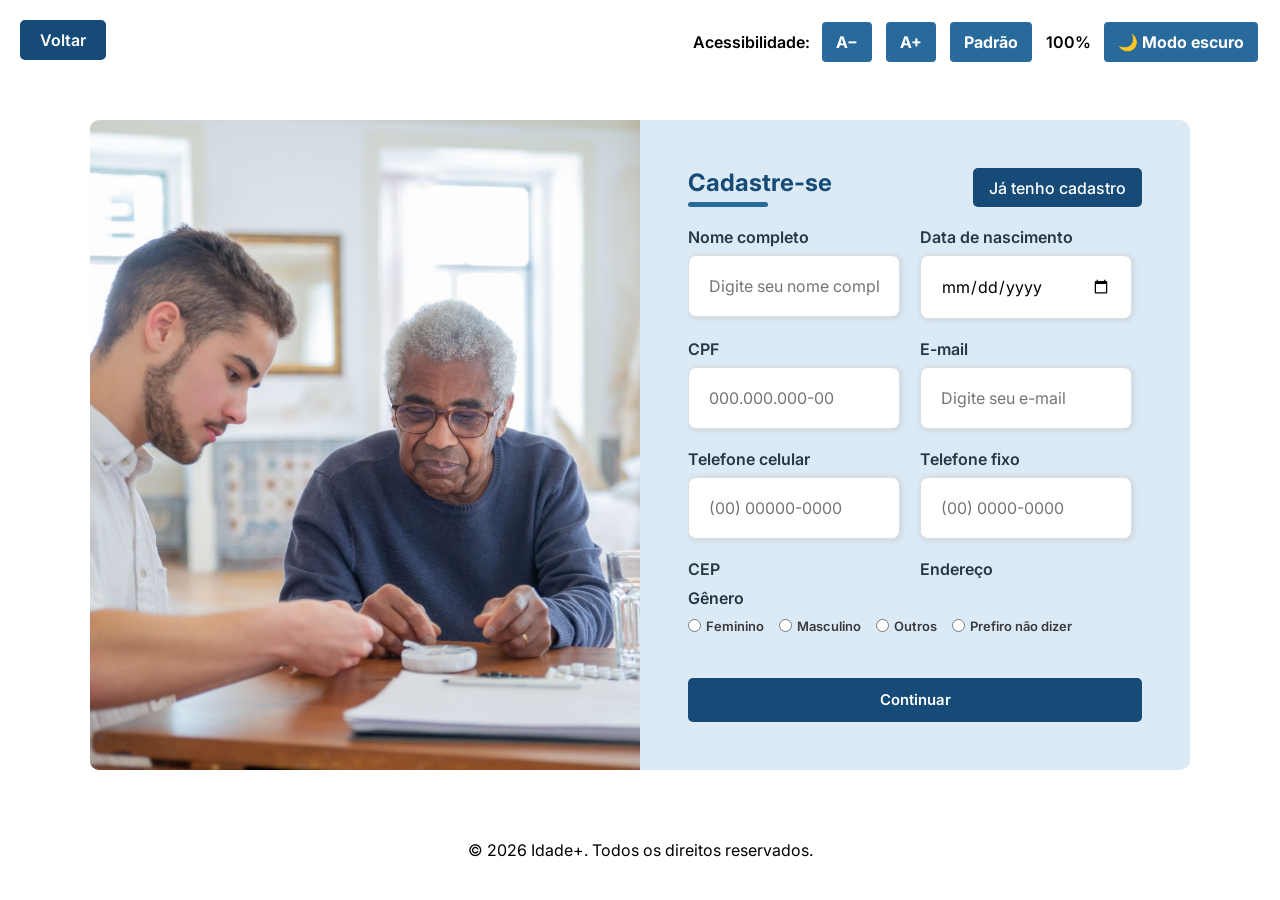
<file: cadastro/cadastro.html>
<!DOCTYPE html>
<html lang="pt-br">

<head>
    <meta charset="UTF-8">
    <meta name="viewport" content="width=device-width, initial-scale=1.0">
    <meta name="description" content="Crie sua conta preenchendo o formulário de cadastro.">

    <title>Formulário de Cadastro</title>

    <link rel="stylesheet" href="cadastro.css">
    
</head>

<body>

        <!-- BARRA DE ACESSIBILIDADE -->
    <nav class="acessibilidade" aria-label="Controles de acessibilidade">

        <span>Acessibilidade:</span>

        <button
            type="button"
            id="diminuirZoom"
            aria-label="Diminuir o zoom da página"
            title="Diminuir zoom"
        >
            A−
        </button>

        <button
            type="button"
            id="aumentarZoom"
            aria-label="Aumentar o zoom da página"
            title="Aumentar zoom"
        >
            A+
        </button>

        <button
            type="button"
            id="resetarZoom"
            aria-label="Restaurar o zoom padrão"
            title="Restaurar tamanho padrão"
        >
            Padrão
        </button>

        <span id="valorZoom" aria-live="polite">100%</span>
        <button
            type="button"
            id="alternarTema"
            aria-label="Ativar modo escuro"
            aria-pressed="false"
        >
            🌙 Modo escuro
        </button>

    </nav>


    <!-- Link para voltar à página inicial -->
    <a href="../index.html" class="voltar">Voltar</a>

    <!-- Conteúdo principal -->
    <main class="container">

        <!-- Área da imagem / logo -->
        <section class="form-img" aria-label="Identidade visual">
            <img src="IMG/foto-cadastro.jpeg" alt="imagem senhor sendo cuidado">
        </section>

        <!-- Área do formulário -->
        <section class="form">
            <form id="formulario-cadastro" action="#" method="post" novalidate>

                <!-- Cabeçalho -->
                <header class="form-header">
                    <div class="title">
                        <h1>Cadastre-se</h1>
                    </div>

                    <a href="../pagina-login/login.html" class="login-button">
                        Já tenho cadastro
                    </a>
                </header>

                <!-- Campos pessoais -->
                <div class="input-group area-rolagem">
                    <div class="input-box">

                        <div class="box">
                            <label for="nome">Nome completo</label>
                            <input
                                type="text"
                                id="nome"
                                name="nome"
                                placeholder="Digite seu nome completo"
                                autocomplete="name"
                                required
                            >
                        </div>

                        <div class="box">
                            <label for="nascimento">Data de nascimento</label>
                            <input
                                type="date"
                                id="nascimento"
                                name="nascimento"
                                min="1900-01-01"
                                required
                            >
                        </div>

                        <div class="box">
                            <label for="cpf">CPF</label>
                            <input
                                type="text"
                                id="cpf"
                                name="cpf"
                                placeholder="000.000.000-00"
                                maxlength="14"
                                inputmode="numeric"
                                autocomplete="off"
                                aria-describedby="mensagem-cpf"
                                required
                            >
                        </div>

                        <div class="box">
                            <label for="email">E-mail</label>
                            <input
                                type="email"
                                id="email"
                                name="email"
                                placeholder="Digite seu e-mail"
                                autocomplete="email"
                                required
                            >
                        </div>

                        <div class="box">
                            <label for="telefone">Telefone celular</label>
                            <input
                                type="tel"
                                id="telefone"
                                name="telefone"
                                placeholder="(00) 00000-0000"
                                maxlength="15"
                                inputmode="tel"
                                autocomplete="tel"
                                required
                            >
                        </div>

                        <div class="box">
                            <label for="telefone-fixo">Telefone fixo</label>
                            <input
                                type="tel"
                                id="telefone-fixo"
                                name="telefone-fixo"
                                placeholder="(00) 0000-0000"
                                maxlength="14"
                                inputmode="tel"
                                autocomplete="tel-national"
                            >
                        </div>

                        <div class="box">
                            <label for="cep">CEP</label>
                            <input
                                type="text"
                                id="cep"
                                name="cep"
                                placeholder="00000-000"
                                maxlength="9"
                                inputmode="numeric"
                                autocomplete="postal-code"
                                required
                            >
                        </div>

                        <div class="box">
                            <label for="rua">Endereço</label>
                            <input
                                type="text"
                                id="rua"
                                name="rua"
                                placeholder="Digite sua rua ou avenida"
                                autocomplete="address-line1"
                                required
                            >
                        </div>

                        <div class="box">
                            <label for="numero">Número</label>
                            <input
                                type="text"
                                id="numero"
                                name="numero"
                                placeholder="Número do imóvel"
                                inputmode="numeric"
                                required
                            >
                        </div>

                        <div class="box">
                            <label for="complemento">Complemento (opcional)</label>
                            <input
                                type="text"
                                id="complemento"
                                name="complemento"
                                placeholder="Apto, bloco, casa..."
                                autocomplete="address-line2"
                            >
                        </div>

                        <div class="box">
                            <label for="bairro">Bairro</label>
                            <input
                                type="text"
                                id="bairro"
                                name="bairro"
                                placeholder="Digite seu bairro"
                                autocomplete="address-level3"
                                required
                            >
                        </div>

                        <div class="box">
                            <label for="cidade">Cidade</label>
                            <input
                                type="text"
                                id="cidade"
                                name="cidade"
                                placeholder="Digite sua cidade"
                                autocomplete="address-level2"
                                required
                            >
                        </div>

                        <div class="box">
                            <label for="senha">Senha</label>
                            <input
                                type="password"
                                id="senha"
                                name="senha"
                                placeholder="Digite sua senha"
                                autocomplete="new-password"
                                minlength="8"
                                required
                            >
                            <button
                                type="button"
                                class="mostrar-senha"
                                data-target="senha"
                                aria-pressed="false"
                            >
                                Mostrar senha
                            </button>
                        </div>

                        <div class="box">
                            <label for="confirmesenha">Confirme sua senha</label>
                            <input
                                type="password"
                                id="confirmesenha"
                                name="confirmesenha"
                                placeholder="Confirme sua senha"
                                autocomplete="new-password"
                                minlength="8"
                                required
                            >
            
                           
                            <button
                                type="button"
                                class="mostrar-senha"
                                data-target="confirmesenha"
                                aria-pressed="false"
                            >
                                Mostrar senha
                            </button>
                        </div>

                    </div>
                </div>

                <!-- Opções de gênero -->
                <fieldset class="genero-grupo">
                    <legend>Gênero</legend>

                    <div class="genero-input">
                        <input
                            type="radio"
                            id="feminino"
                            name="genero"
                            value="feminino"
                        >
                        <label for="feminino">Feminino</label>
                    </div>

                    <div class="genero-input">
                        <input
                            type="radio"
                            id="masculino"
                            name="genero"
                            value="masculino"
                        >
                        <label for="masculino">Masculino</label>
                    </div>

                    <div class="genero-input">
                        <input
                            type="radio"
                            id="outros"
                            name="genero"
                            value="outros"
                        >
                        <label for="outros">Outros</label>
                    </div>

                    <div class="genero-input">
                        <input
                            type="radio"
                            id="nao-informar"
                            name="genero"
                            value="nao-informar"
                        >
                        <label for="nao-informar">Prefiro não dizer</label>
                    </div>
                </fieldset>

                <!-- Mensagens para o usuário -->
                <p id="mensagem" class="mensagem" role="status" aria-live="polite"></p>

                <!-- Envio do formulário -->
                <div class="continuar">
                    <button type="submit" class="continuar-botao">
                        Continuar
                    </button>
                </div>

            </form>
        </section>

    </main>

    <!--Rodapé-->
    <footer>
        <p class="rodape">
            &copy 2026 Idade+. Todos os direitos reservados.
        </p>
    </footer>

    <script src="cadastro.js"></script>
</body>
</html>
</file>
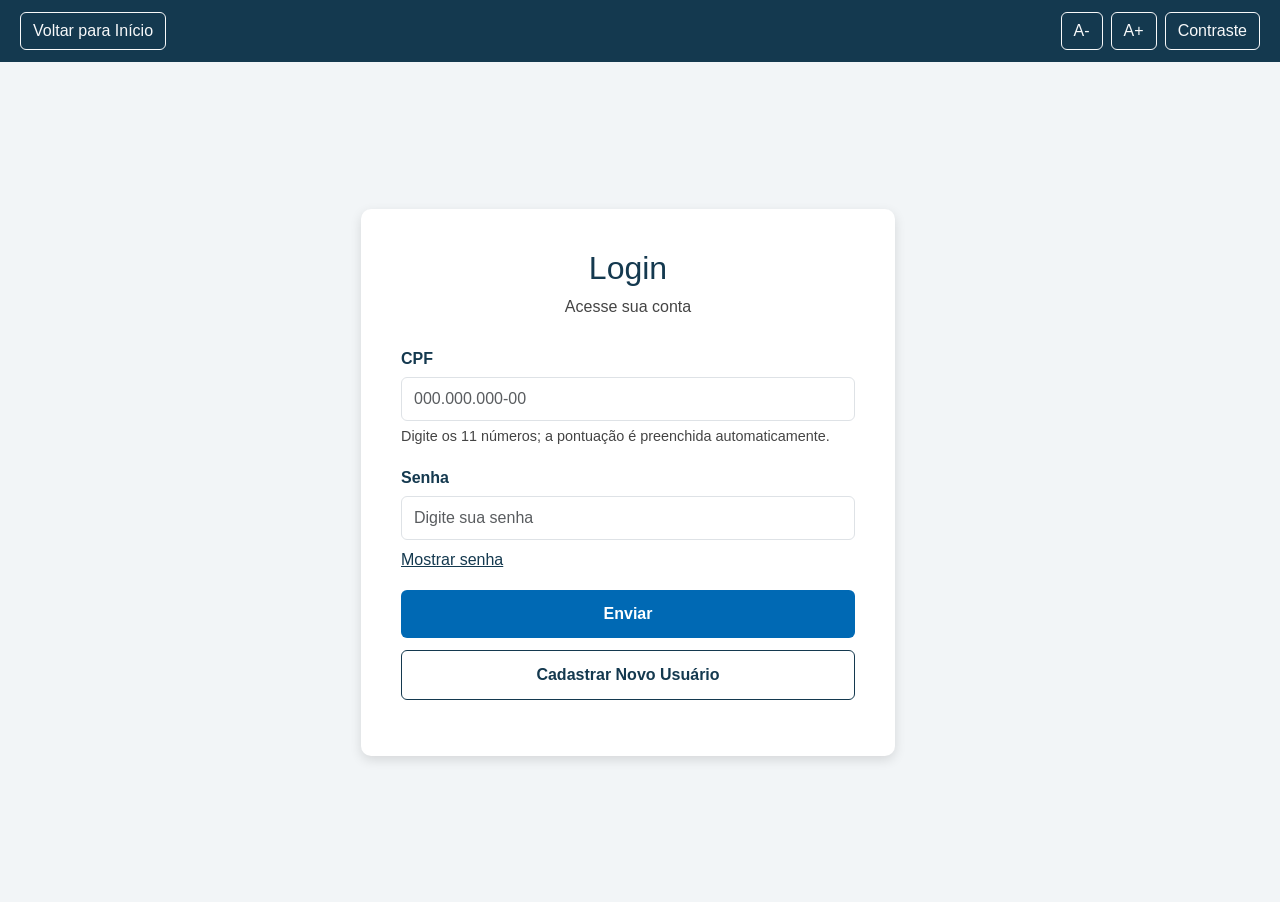
<file: pagina-login/login.html>
<!DOCTYPE html>
<html lang="pt-BR">
<head>
    <meta charset="UTF-8">
    <meta name="viewport" content="width=device-width, initial-scale=1.0">
    <title>Página de Login</title>
    <link rel="stylesheet" href="https://cdn.jsdelivr.net/npm/bootstrap@5.3.3/dist/css/bootstrap.min.css">
    <link rel="stylesheet" href="style.css">
    <link rel="stylesheet" href="../estilo/mq.css">
</head>
<body>
    <header class="barra-acessibilidade" aria-label="Opções de acessibilidade">
        <button type="button" id="btnVoltar" class="btn btn-outline-light"
            aria-pressed="false">Voltar para Início</button>
        <button type="button" id="btnFonteMenos" class="btn btn-outline-light" aria-label="Diminuir tamanho da fonte">A-</button>
        <button type="button" id="btnFonteMais" class="btn btn-outline-light" aria-label="Aumentar tamanho da fonte">A+</button>
        <button type="button" id="btnContraste" class="btn btn-outline-light" aria-pressed="false">Contraste</button>
    </header>

    <main class="container login-container">
        <div class="row justify-content-center w-100">
            <section class="col-12 col-sm-11 col-md-8 col-lg-6" aria-labelledby="titulo-login">
                <div class="login-box">
                    <h1 id="titulo-login">Login</h1>
                    <p class="subtitulo">Acesse sua conta</p>

                    <form id="formLogin" novalidate>
                        <div class="campo">
                            <label for="cpf">CPF</label>
                            <input type="text" id="cpf" name="cpf" class="form-control" placeholder="000.000.000-00" maxlength="14" inputmode="numeric" autocomplete="username" aria-describedby="ajudaCpf erroCpf" required>
                            <small id="ajudaCpf" class="ajuda-cpf">Digite os 11 números; a pontuação é preenchida automaticamente.</small>
                            <span id="erroCpf" class="mensagem-erro" role="alert"></span>
                        </div>

                        <div class="campo">
                            <label for="senha">Senha</label>
                            <input type="password" id="senha" name="senha" class="form-control" placeholder="Digite sua senha" minlength="6" maxlength="12" autocomplete="current-password" aria-describedby="erroSenha" required>
                            <span id="erroSenha" class="mensagem-erro" role="alert"></span>
                            <button type="button" id="btnVerSenha" class="btn-ver-senha" aria-pressed="false">Mostrar senha</button>
                        </div>

                        <button type="submit" class="btn-enviar">Enviar</button>
                        <a href="../cadastro/cadastro.html" class="btn-cadastro">Cadastrar Novo Usuário</a>
                        <p id="mensagem" class="mensagem" role="status" aria-live="polite"></p>
                        
                    </form>
                </div>
            </section>
        </div>
    </main>

    <script src="login.js"></script>
</body>
</html>
</file>
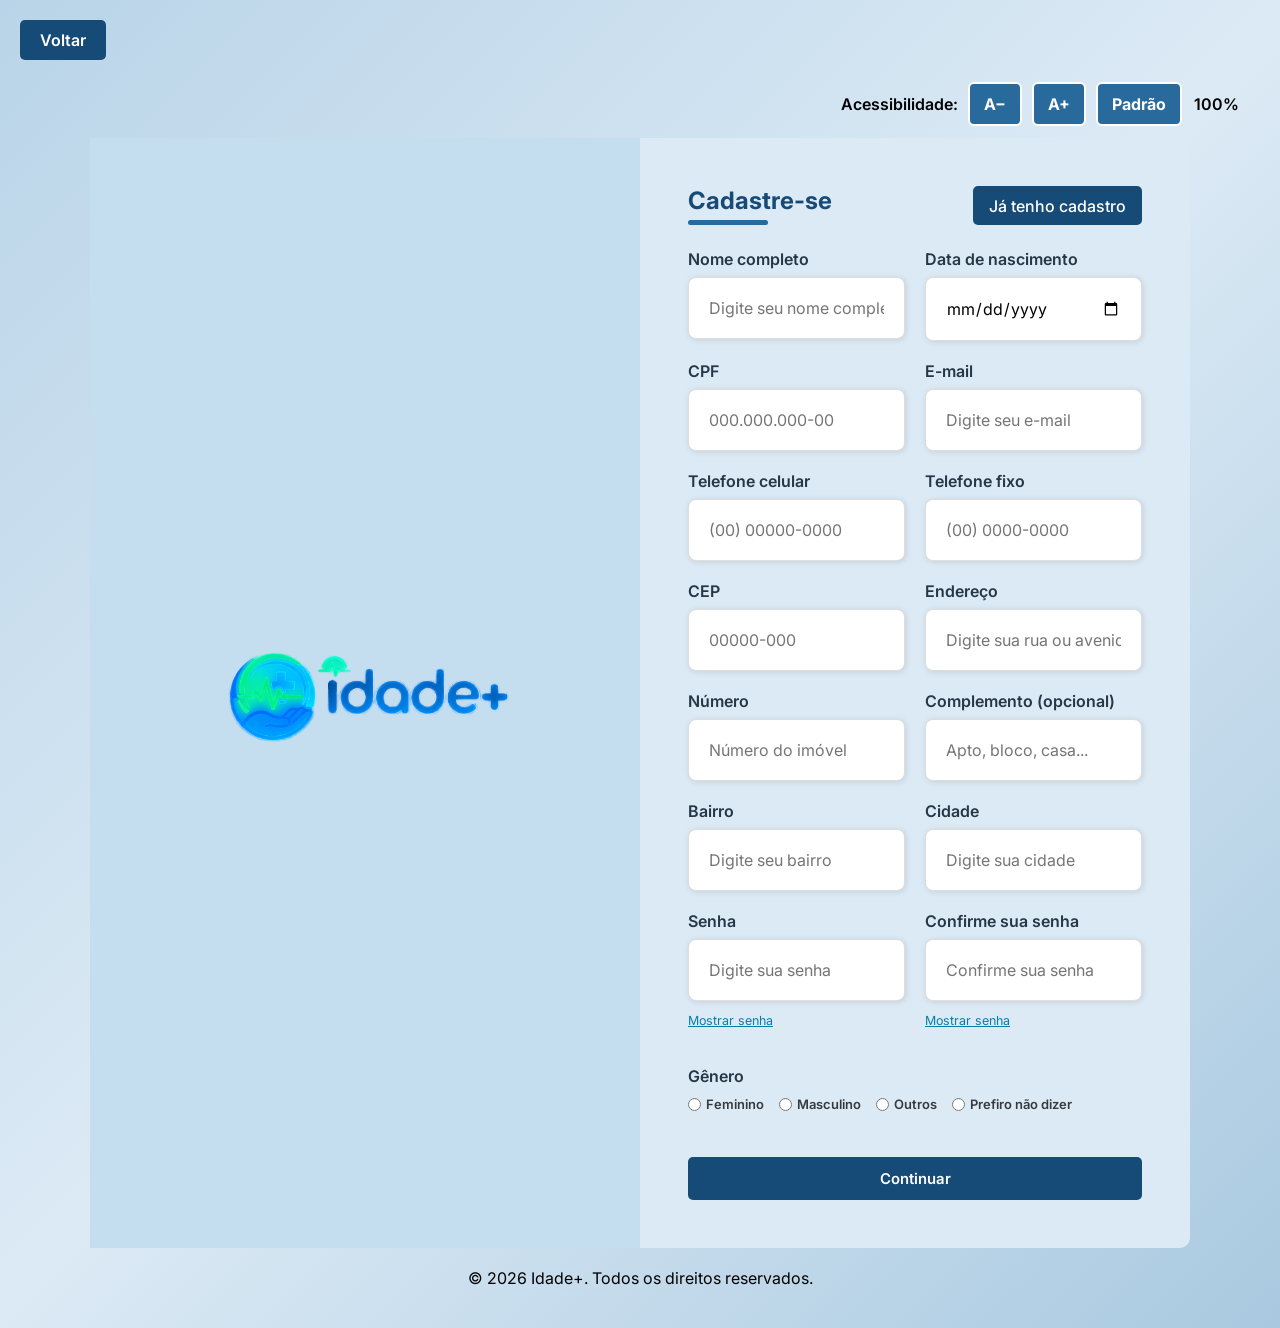
<file: projeto-cadastro/cadastro.html>
<!DOCTYPE html>
<html lang="pt-br">

<head>
    <meta charset="UTF-8">
    <meta name="viewport" content="width=device-width, initial-scale=1.0">
    <meta name="description" content="Crie sua conta preenchendo o formulário de cadastro.">

    <title>Formulário de Cadastro</title>

    <link rel="stylesheet" href="cadastro.css">
    
</head>

<body>

        <!-- BARRA DE ACESSIBILIDADE -->
    <nav class="acessibilidade" aria-label="Controles de acessibilidade">

        <span>Acessibilidade:</span>

        <button
            type="button"
            id="diminuirZoom"
            aria-label="Diminuir o zoom da página"
            title="Diminuir zoom"
        >
            A−
        </button>

        <button
            type="button"
            id="aumentarZoom"
            aria-label="Aumentar o zoom da página"
            title="Aumentar zoom"
        >
            A+
        </button>

        <button
            type="button"
            id="resetarZoom"
            aria-label="Restaurar o zoom padrão"
            title="Restaurar tamanho padrão"
        >
            Padrão
        </button>

        <span id="valorZoom" aria-live="polite">100%</span>

    </nav>


    <!-- Link para voltar à página inicial -->
    <a href="index.html" class="voltar">Voltar</a>

    <!-- Conteúdo principal -->
    <main class="container">

        <!-- Área da imagem / logo -->
        <section class="form-img" aria-label="Identidade visual">
            <img src="IMG/logo.png" alt="Logo da plataforma">
        </section>

        <!-- Área do formulário -->
        <section class="form">
            <form id="formulario-cadastro" action="#" method="post" novalidate>

                <!-- Cabeçalho -->
                <header class="form-header">
                    <div class="title">
                        <h1>Cadastre-se</h1>
                    </div>

                    <a href="../../pagina-login/projeto-saude-paginadelogin-main/login.html" class="login-button">
                        Já tenho cadastro
                    </a>
                </header>

                <!-- Campos pessoais -->
                <div class="input-group">
                    <div class="input-box">

                        <div class="box">
                            <label for="nome">Nome completo</label>
                            <input
                                type="text"
                                id="nome"
                                name="nome"
                                placeholder="Digite seu nome completo"
                                autocomplete="name"
                                required
                            >
                        </div>

                        <div class="box">
                            <label for="nascimento">Data de nascimento</label>
                            <input
                                type="date"
                                id="nascimento"
                                name="nascimento"
                                autocomplete="bday"
                                required
                            >
                        </div>

                        <div class="box">
                            <label for="cpf">CPF</label>
                            <input
                                type="text"
                                id="cpf"
                                name="cpf"
                                placeholder="000.000.000-00"
                                maxlength="14"
                                inputmode="numeric"
                                autocomplete="off"
                                aria-describedby="mensagem-cpf"
                                required
                            >
                        </div>

                        <div class="box">
                            <label for="email">E-mail</label>
                            <input
                                type="email"
                                id="email"
                                name="email"
                                placeholder="Digite seu e-mail"
                                autocomplete="email"
                                required
                            >
                        </div>

                        <div class="box">
                            <label for="telefone">Telefone celular</label>
                            <input
                                type="tel"
                                id="telefone"
                                name="telefone"
                                placeholder="(00) 00000-0000"
                                maxlength="15"
                                inputmode="tel"
                                autocomplete="tel"
                                required
                            >
                        </div>

                        <div class="box">
                            <label for="telefone-fixo">Telefone fixo</label>
                            <input
                                type="tel"
                                id="telefone-fixo"
                                name="telefone-fixo"
                                placeholder="(00) 0000-0000"
                                maxlength="14"
                                inputmode="tel"
                                autocomplete="tel-national"
                            >
                        </div>

                        <div class="box">
                            <label for="cep">CEP</label>
                            <input
                                type="text"
                                id="cep"
                                name="cep"
                                placeholder="00000-000"
                                maxlength="9"
                                inputmode="numeric"
                                autocomplete="postal-code"
                                required
                            >
                        </div>

                        <div class="box">
                            <label for="rua">Endereço</label>
                            <input
                                type="text"
                                id="rua"
                                name="rua"
                                placeholder="Digite sua rua ou avenida"
                                autocomplete="address-line1"
                                required
                            >
                        </div>

                        <div class="box">
                            <label for="numero">Número</label>
                            <input
                                type="text"
                                id="numero"
                                name="numero"
                                placeholder="Número do imóvel"
                                inputmode="numeric"
                                required
                            >
                        </div>

                        <div class="box">
                            <label for="complemento">Complemento (opcional)</label>
                            <input
                                type="text"
                                id="complemento"
                                name="complemento"
                                placeholder="Apto, bloco, casa..."
                                autocomplete="address-line2"
                            >
                        </div>

                        <div class="box">
                            <label for="bairro">Bairro</label>
                            <input
                                type="text"
                                id="bairro"
                                name="bairro"
                                placeholder="Digite seu bairro"
                                autocomplete="address-level3"
                                required
                            >
                        </div>

                        <div class="box">
                            <label for="cidade">Cidade</label>
                            <input
                                type="text"
                                id="cidade"
                                name="cidade"
                                placeholder="Digite sua cidade"
                                autocomplete="address-level2"
                                required
                            >
                        </div>

                        <div class="box">
                            <label for="senha">Senha</label>
                            <input
                                type="password"
                                id="senha"
                                name="senha"
                                placeholder="Digite sua senha"
                                autocomplete="new-password"
                                minlength="8"
                                required
                            >
                            <button
                                type="button"
                                class="mostrar-senha"
                                data-target="senha"
                                aria-pressed="false"
                            >
                                Mostrar senha
                            </button>
                        </div>

                        <div class="box">
                            <label for="confirmesenha">Confirme sua senha</label>
                            <input
                                type="password"
                                id="confirmesenha"
                                name="confirmesenha"
                                placeholder="Confirme sua senha"
                                autocomplete="new-password"
                                minlength="8"
                                required
                            >
            
                           
                            <button
                                type="button"
                                class="mostrar-senha"
                                data-target="confirmesenha"
                                aria-pressed="false"
                            >
                                Mostrar senha
                            </button>
                        </div>

                    </div>
                </div>

                <!-- Opções de gênero -->
                <fieldset class="genero-grupo">
                    <legend>Gênero</legend>

                    <div class="genero-input">
                        <input
                            type="radio"
                            id="feminino"
                            name="genero"
                            value="feminino"
                        >
                        <label for="feminino">Feminino</label>
                    </div>

                    <div class="genero-input">
                        <input
                            type="radio"
                            id="masculino"
                            name="genero"
                            value="masculino"
                        >
                        <label for="masculino">Masculino</label>
                    </div>

                    <div class="genero-input">
                        <input
                            type="radio"
                            id="outros"
                            name="genero"
                            value="outros"
                        >
                        <label for="outros">Outros</label>
                    </div>

                    <div class="genero-input">
                        <input
                            type="radio"
                            id="nao-informar"
                            name="genero"
                            value="nao-informar"
                        >
                        <label for="nao-informar">Prefiro não dizer</label>
                    </div>
                </fieldset>

                <!-- Mensagens para o usuário -->
                <p id="mensagem" class="mensagem" role="status" aria-live="polite"></p>

                <!-- Envio do formulário -->
                <div class="continuar">
                    <button type="submit" class="continuar-botao">
                        Continuar
                    </button>
                </div>

            </form>
        </section>

    </main>


    <footer>
        <p class="rodape">
            &copy 2026 Idade+. Todos os direitos reservados.
        </p>
    </footer>

    <script src="cadastro.js"></script>
</body>
</html>
</file>
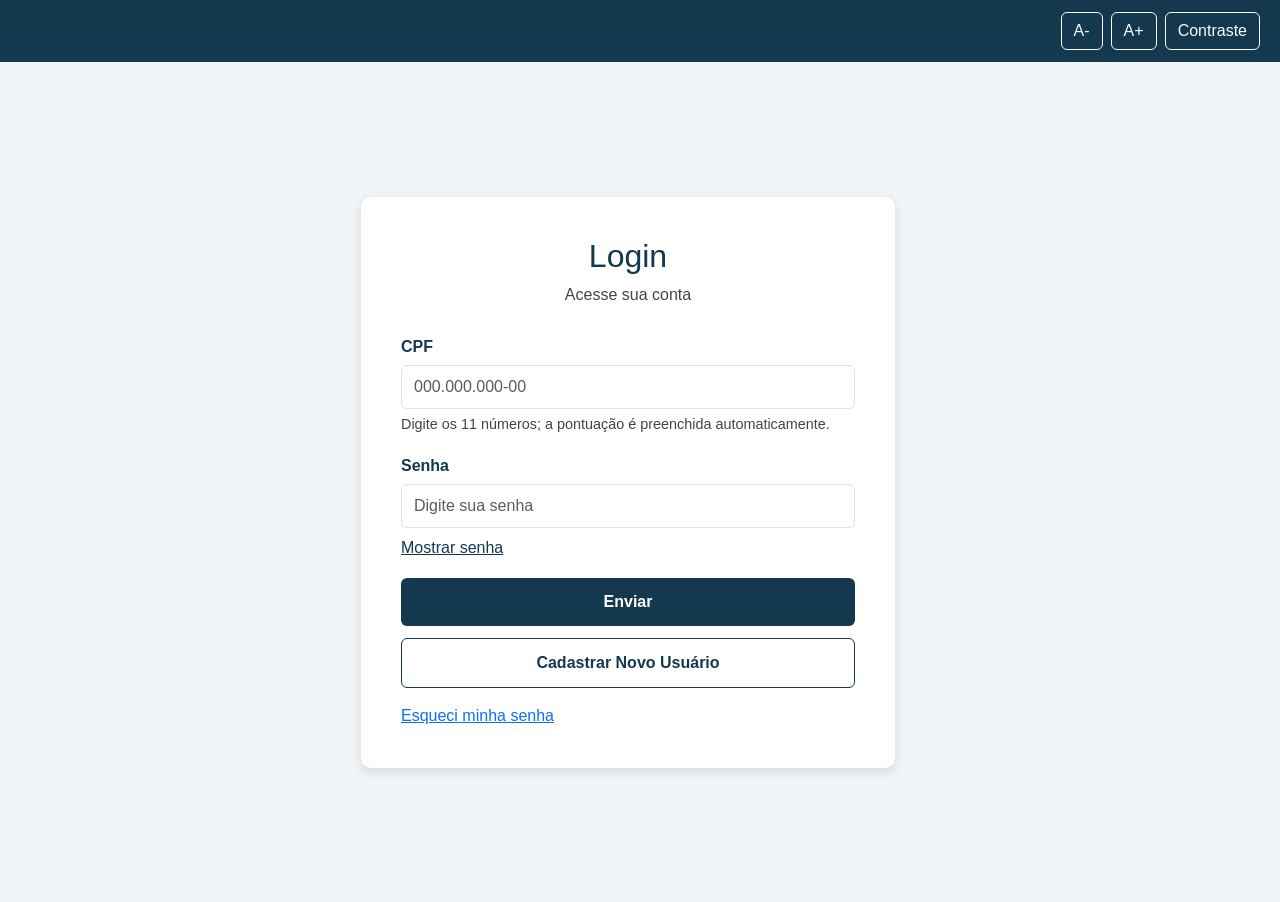
<file: pagina-login/projeto-saude-paginadelogin-main/login.html>
<!DOCTYPE html>
<html lang="pt-BR">
<head>
    <meta charset="UTF-8">
    <meta name="viewport" content="width=device-width, initial-scale=1.0">
    <title>Página de Login</title>
    <link rel="stylesheet" href="https://cdn.jsdelivr.net/npm/bootstrap@5.3.3/dist/css/bootstrap.min.css">
    <link rel="stylesheet" href="style.css">
</head>
<body>
    <header class="barra-acessibilidade" aria-label="Opções de acessibilidade">
        <button type="button" id="btnFonteMenos" class="btn btn-outline-light" aria-label="Diminuir tamanho da fonte">A-</button>
        <button type="button" id="btnFonteMais" class="btn btn-outline-light" aria-label="Aumentar tamanho da fonte">A+</button>
        <button type="button" id="btnContraste" class="btn btn-outline-light" aria-pressed="false">Contraste</button>
    </header>

    <main class="container login-container">
        <div class="row justify-content-center w-100">
            <section class="col-12 col-sm-11 col-md-8 col-lg-6" aria-labelledby="titulo-login">
                <div class="login-box">
                    <h1 id="titulo-login">Login</h1>
                    <p class="subtitulo">Acesse sua conta</p>

                    <form id="formLogin" novalidate>
                        <div class="campo">
                            <label for="cpf">CPF</label>
                            <input type="text" id="cpf" name="cpf" class="form-control" placeholder="000.000.000-00" maxlength="14" inputmode="numeric" autocomplete="username" aria-describedby="ajudaCpf erroCpf" required>
                            <small id="ajudaCpf" class="ajuda-cpf">Digite os 11 números; a pontuação é preenchida automaticamente.</small>
                            <span id="erroCpf" class="mensagem-erro" role="alert"></span>
                        </div>

                        <div class="campo">
                            <label for="senha">Senha</label>
                            <input type="password" id="senha" name="senha" class="form-control" placeholder="Digite sua senha" minlength="6" maxlength="12" autocomplete="current-password" aria-describedby="erroSenha" required>
                            <span id="erroSenha" class="mensagem-erro" role="alert"></span>
                            <button type="button" id="btnVerSenha" class="btn-ver-senha" aria-pressed="false">Mostrar senha</button>
                        </div>

                        <button type="submit" class="btn-enviar">Enviar</button>
                        <a href="../../projeto-cadastro/projeto-cadastro/cadastro.html" class="btn-cadastro">Cadastrar Novo Usuário</a>
                        <p id="mensagem" class="mensagem" role="status" aria-live="polite"></p>
                        <div id="senhaEsquecida" class="senha-esquecida">
                            <a href="recuperar_senha.html">Esqueci minha senha</a>
                        </div>
                    </form>
                </div>
            </section>
        </div>
    </main>

    <script src="login.js"></script>
</body>
</html>
</file>
<file: estilo/style.css>
@charset "UTF-8";

html {
    scroll-behavior: smooth;
    font-size: 16px;
    transition: font-size 0.2s ease;
}

:root {
    --stats-h: 120px;
    --bg-body: #f1f5f9;
    --bg-surface: #ffffff;
    --bg-alt: #f8fafc;
    --bg-equipe: #f0f0f1;
    --bg-input: #f8fafc;
    --border-input: #e2e8f0;
    --texto-principal: #1e293b;
    --texto-titulo: #151f38;
    --texto-nav: #14394f;
    --texto-sub: #64748b;
    --header-bg: rgba(255, 255, 255, 0.9);
    --azul-marca: #0099ff;
    --sombra-card: 0 10px 30px rgba(0, 0, 0, 0.08);
    --sombra-barra: 0 4px 16px rgba(0, 0, 0, 0.14);
    --cor-icone-barra: #3b495e;
}

body.dark-mode {
    --bg-body: #0f172a;
    --bg-surface: #1e293b;
    --bg-alt: #162032;
    --bg-equipe: #131c2e;
    --bg-input: #0f172a;
    --border-input: #334155;
    --texto-principal: #e2e8f0;
    --texto-titulo: #f8fafc;
    --texto-nav: #e2e8f0;
    --texto-sub: #94a3b8;
    --header-bg: rgba(15, 23, 42, 0.92);
    --sombra-card: 0 10px 30px rgba(0, 0, 0, 0.35);
    --sombra-barra: 0 4px 18px rgba(0, 0, 0, 0.45);
    --cor-icone-barra: #e2e8f0;
}

* {
    box-sizing: border-box;
    margin: 0;
    padding: 0;
    font-family: 'Segoe UI', Tahoma, Geneva, Verdana, sans-serif;
}

body {
    min-height: 100vh;
    width: 100%;
    background-color: var(--bg-body);
    color: var(--texto-principal);
    transition: background-color 0.25s ease, color 0.25s ease;
}

header {
    position: fixed;
    top: 0;
    left: 0;
    right: 0;
    height: 70px;
    background: var(--header-bg);
    backdrop-filter: blur(12px);
    -webkit-backdrop-filter: blur(12px);
    display: flex;
    justify-content: space-between;
    align-items: center;
    padding: 0 2rem;
    z-index: 1000;
    box-shadow: 0 10px 30px rgba(0, 0, 0, 0.12);
    transition: all 0.35s ease;
}

header.scrolled {
    background: rgba(15, 23, 42, 0.95);
    box-shadow: 0 4px 20px rgba(0, 0, 0, 0.3);
}


h1.logo-idade-wrap {
    margin: 0;
    padding: 0;
    height: 40px;
    display: flex;
    align-items: center;
}

.logo-idade {
    display: inline-flex;
    align-items: center;
    gap: 0.55rem;
    text-decoration: none;
}

.logo-icone {
    width: 2.35rem;
    height: 2.35rem;
    background-color: var(--azul-marca);
    border-radius: 0.6rem;
    display: inline-flex;
    align-items: center;
    justify-content: center;
    flex-shrink: 0;
}

.logo-texto {
    font-size: 1.55rem;
    font-weight: 700;
    color: var(--texto-titulo);
    letter-spacing: -0.03em;
    line-height: 1;
}

header.scrolled .logo-texto {
    color: #ffffff;
}

.logo-mais {
    color: var(--azul-marca);
    margin-left: 1px;
}


.barra-acessibilidade {
    position: fixed;
    right: 1.25rem;
    top: 50%;
    transform: translateY(-50%);
    background-color: var(--bg-surface);
    border-radius: 1.15rem;
    box-shadow: var(--sombra-barra);
    padding: 0.6rem 0.35rem;
    display: flex;
    flex-direction: column;
    align-items: center;
    gap: 0.65rem;
    z-index: 1100;
    transition: background-color 0.25s ease, box-shadow 0.25s ease;
}

.barra-acessibilidade button {
    background: transparent;
    border: none;
    color: var(--cor-icone-barra);
    font-weight: 700;
    width: 2.6rem;
    height: 2.6rem;
    border-radius: 0.75rem;
    cursor: pointer;
    display: flex;
    align-items: center;
    justify-content: center;
    transition: background-color 0.2s, color 0.2s, transform 0.15s;
}

#btn-aumentar {
    font-size: 1.15rem;
}

#btn-diminuir {
    font-size: 0.9rem;
}

.barra-acessibilidade button:hover {
    background-color: rgba(0, 153, 255, 0.14);
    color: var(--azul-marca);
}

.barra-acessibilidade button:active {
    transform: scale(0.94);
}


nav#itens {
    display: flex;
    gap: 2.5rem;
    align-items: center;
    margin: 0 auto;
}

nav#itens a.link-nav {
    text-decoration: none;
    color: var(--texto-nav);
    background-color: transparent;
    padding: 0;
    font-size: 0.95rem;
    font-weight: 600;
    transition: color 0.2s ease;
}

header.scrolled nav#itens a.link-nav {
    color: #ffffff;
}

nav#itens a.link-nav:hover {
    color: #008ea4;
}

#burguer {
    display: none;
}

.header-action {
    display: flex;
    align-items: center;
}

.btn-agendar {
    display: inline-flex;
    align-items: center;
    gap: 8px;
    background-color: #14394f;
    color: #ffffff;
    text-decoration: none;
    padding: 0.65rem 1.3rem;
    font-weight: 600;
    font-size: 0.9rem;
    white-space: nowrap;
    box-shadow: 0 4px 12px rgba(0, 142, 164, 0.25);
    transition: all 0.2s ease;
    border-radius: 8px;
}

.btn-agendar span,
.btn-agendar i {
    font-size: 18px;
    color: #ffffff;
    background: transparent;
}

.btn-agendar:hover {
    background-color: #0f2c3d;
    transform: translateY(-2px);
}

main {
    min-height: 100vh;
    display: flex;
    flex-direction: column;
    align-items: center;
    justify-content: flex-start;
    padding: 0;
}

#prin {
    width: 100%;
    min-height: calc(100vh - var(--stats-h));
    display: flex;
    align-items: center;
    justify-content: flex-start;
    padding-left: 3rem;
    padding-top: 70px;
    background: linear-gradient(rgba(15, 30, 60, 0.45), rgba(15, 30, 60, 0.45)), url('../img/fundo01.jpg');
    background-size: cover;
    background-position: center;
    background-repeat: no-repeat;
}

#hero {
    background: var(--bg-surface);
    max-width: 520px;
    padding: 2.5rem;
    border-radius: 24px;
    box-shadow: var(--sombra-card);
    text-align: left;
    margin-left: 5rem;
    transition: background-color 0.25s ease;
}

#hero h2 {
    font-size: 2.2rem;
    color: var(--texto-titulo);
    line-height: 1.2;
    margin: 1.2rem 0;
}

#hero p {
    color: var(--texto-sub);
    font-size: 0.95rem;
    line-height: 1.5;
    margin-bottom: 1.8rem;
}

.hero-btns {
    display: flex;
    gap: 12px;
    flex-wrap: wrap;
    align-items: center;
}

.btnp,
.btns {
    background-color: #14394f;
    color: #ffffff;
    text-decoration: none;
    padding: 0.85rem 1.6rem;
    font-weight: 600;
    font-size: 0.9rem;
    transition: all 0.2s ease;
    border-radius: 8px;
    display: inline-block;
}

.bdg {
    display: inline-flex;
    align-items: center;
    gap: 6px;
    font-size: 0.9rem;
    font-weight: 700;
    color: #008ea4;
    letter-spacing: 0.5px;
    margin-bottom: 1rem;
    background-color: #e6f7f9;
    padding: 0.6rem 1.2rem;
    border-radius: 30px;
}

body.dark-mode .bdg {
    background-color: rgba(0, 142, 164, 0.18);
    color: #38bdf8;
}

#stats {
    width: 100%;
    height: var(--stats-h);
    background-color: #0b84d8;
    color: #ffffff;
    padding: 0 4%;
    display: flex;
    align-items: center;
}

.stats-container {
    max-width: 1200px;
    margin: 0 auto;
    display: grid;
    grid-template-columns: repeat(4, 1fr);
    gap: 24px;
    text-align: center;
}

.stat-item {
    display: flex;
    flex-direction: column;
    align-items: center;
    gap: 4px;
}

.stat-item strong {
    font-size: 2.2rem;
    font-weight: 800;
    line-height: 1.1;
}

.stat-item span {
    font-size: 0.9rem;
    font-weight: 600;
    opacity: 0.95;
}

#sbm {
    width: 100%;
    background-color: var(--bg-alt);
    padding: 80px 4%;
    text-align: center;
    scroll-margin-top: 70px;
    min-height: calc(100vh - 70px);
    display: flex;
    flex-direction: column;
    align-items: center;
    justify-content: center;
    transition: background-color 0.25s ease;
}

.sbm-eyebrow {
    display: block;
    font-size: 0.8rem;
    font-weight: 700;
    letter-spacing: 1.5px;
    text-transform: uppercase;
    color: #0b84d8;
    margin-bottom: 12px;
}

#sbm h3 {
    max-width: 700px;
    font-size: 2.2rem;
    font-weight: 800;
    line-height: 1.2;
    color: var(--texto-titulo);
    margin-bottom: 16px;
}

.sbm-sub {
    max-width: 640px;
    color: var(--texto-sub);
    font-size: 1.05rem;
    line-height: 1.6;
    margin-bottom: 60px;
}

#cardc {
    display: grid;
    grid-template-columns: repeat(4, 1fr);
    gap: 28px;
    max-width: 1250px;
    width: 100%;
    margin: 0 auto;
}

.card {
    display: flex;
    flex-direction: column;
    text-align: left;
    cursor: pointer;
    border-radius: 16px;
    transition: transform 0.25s ease;
    outline: none;
}

.card:hover,
.card:focus-visible {
    transform: translateY(-6px);
}

.card:focus-visible {
    box-shadow: 0 0 0 3px rgba(0, 162, 255, 0.4);
}

.card-img-top {
    position: relative;
    width: 100%;
    height: 190px;
    border-radius: 14px;
    overflow: hidden;
}

.card-img-top img {
    width: 100%;
    height: 100%;
    object-fit: cover;
    display: block;
    transition: transform 0.4s ease;
}

.card:hover .card-img-top img {
    transform: scale(1.05);
}

.card-badge {
    position: absolute;
    top: 14px;
    left: 14px;
    width: 40px;
    height: 40px;
    border-radius: 10px;
    background-color: #00a2ff;
    color: #ffffff;
    display: flex;
    align-items: center;
    justify-content: center;
    box-shadow: 0 4px 10px rgba(0, 0, 0, 0.15);
}

.card-badge .material-symbols-outlined {
    font-size: 22px;
}

.cardif {
    display: flex;
    flex-direction: column;
    flex-grow: 1;
    padding: 24px 6px 0;
}

.cardif h4 {
    font-size: 1.15rem;
    font-weight: 700;
    color: var(--texto-titulo);
    line-height: 1.3;
    margin-bottom: 12px;
}

.cardif p {
    font-size: 0.88rem;
    color: var(--texto-sub);
    line-height: 1.7;
    margin-bottom: 22px;
    flex-grow: 1;
}

.card-link {
    color: #0b84d8;
    font-weight: 700;
    font-size: 0.9rem;
    transition: color 0.2s;
}

.card:hover .card-link {
    color: var(--texto-titulo);
}

.modal-overlay {
    position: fixed;
    inset: 0;
    z-index: 2000;
    display: none;
    align-items: center;
    justify-content: center;
    padding: 20px;
    background: rgba(15, 23, 42, 0.45);
    backdrop-filter: blur(6px);
    -webkit-backdrop-filter: blur(6px);
}

.modal-overlay.ativo {
    display: flex;
    animation: modalFade 0.25s ease;
}

.modal-box {
    position: relative;
    width: 100%;
    max-width: 512px;
    background: var(--bg-surface);
    border-radius: 20px;
    padding: 36px 32px 32px;
    box-shadow: 0 25px 60px rgba(0, 0, 0, 0.25);
    animation: modalUp 0.3s ease;
}

.modal-x {
    position: absolute;
    top: 18px;
    right: 18px;
    border: none;
    background: transparent;
    color: #93c5fd;
    cursor: pointer;
    display: flex;
}

.modal-x:hover {
    color: #0b84d8;
}

.modal-icone {
    font-size: 28px;
    color: #0b84d8;
    margin-bottom: 16px;
}

.modal-box h4 {
    font-size: 1.5rem;
    font-weight: 700;
    color: var(--texto-titulo);
    margin-bottom: 14px;
}

.modal-box p {
    font-size: 1rem;
    line-height: 1.7;
    color: var(--texto-sub);
    margin-bottom: 28px;
}

.modal-acoes {
    display: flex;
    justify-content: flex-end;
    align-items: center;
    gap: 16px;
}

.modal-fechar {
    border: none;
    background: transparent;
    font-size: 1rem;
    font-weight: 600;
    color: var(--texto-sub);
    cursor: pointer;
    padding: 0.8rem 1rem;
}

.modal-fechar:hover {
    color: var(--texto-titulo);
}

.modal-agendar {
    background-color: #00a2ff;
    color: #ffffff;
    text-decoration: none;
    font-weight: 700;
    font-size: 1rem;
    padding: 0.9rem 1.4rem;
    border-radius: 8px;
    transition: transform 0.2s ease, opacity 0.2s ease;
}

.modal-agendar:hover {
    transform: translateY(-2px);
    opacity: 0.92;
}

@keyframes modalFade {
    from { opacity: 0; }
    to { opacity: 1; }
}

@keyframes modalUp {
    from { opacity: 0; transform: translateY(20px); }
    to { opacity: 1; transform: translateY(0); }
}

#equipe {
    width: 100%;
    background-color: var(--bg-equipe);
    padding: 80px 4%;
    text-align: center;
    scroll-margin-top: 70px;
    transition: background-color 0.25s ease;
}

.eq-eyebrow {
    display: block;
    font-size: 0.8rem;
    font-weight: 700;
    letter-spacing: 1.5px;
    text-transform: uppercase;
    color: #00a2ff;
    margin-bottom: 12px;
}

#equipe h3 {
    font-size: 2.2rem;
    font-weight: 800;
    color: var(--texto-titulo);
    margin-bottom: 16px;
}

.eq-sub {
    max-width: 640px;
    margin: 0 auto 70px;
    color: var(--texto-sub);
    font-size: 1.05rem;
    line-height: 1.6;
}

#eq-grid {
    display: grid;
    grid-template-columns: repeat(3, 1fr);
    gap: 40px;
    max-width: 1250px;
    margin: 0 auto;
}

.eq-card {
    display: flex;
    flex-direction: column;
    align-items: center;
    text-align: center;
}

.eq-foto {
    width: 104px;
    height: 104px;
    border-radius: 50%;
    object-fit: cover;
    object-position: top;
    margin-bottom: 28px;
    display: block;
}

#eq-grid img {
    max-width: 100%;
}

.eq-area {
    font-size: 0.75rem;
    font-weight: 600;
    color: #00a2ff;
    margin-bottom: 14px;
}

.eq-card h4 {
    font-size: 1.2rem;
    font-weight: 700;
    color: var(--texto-titulo);
    margin-bottom: 6px;
}

.eq-reg {
    font-size: 0.8rem;
    color: var(--texto-sub);
    margin-bottom: 16px;
}

.eq-card p {
    font-size: 0.85rem;
    color: var(--texto-sub);
    line-height: 1.7;
    margin-bottom: 26px;
    flex-grow: 1;
    max-width: 340px;
}

.eq-btn {
    display: block;
    width: 100%;
    padding: 0.95rem 1rem;
    border: 2px solid var(--texto-titulo);
    border-radius: 12px;
    background: transparent;
    color: var(--texto-titulo);
    text-decoration: none;
    font-size: 0.85rem;
    font-weight: 600;
    transition: background-color 0.2s ease, color 0.2s ease, transform 0.2s ease;
}

.eq-btn:hover {
    background-color: var(--texto-titulo);
    color: var(--bg-surface);
    transform: translateY(-2px);
}

#planos {
    width: 100%;
    background-color: var(--bg-body);
    padding: 80px 4%;
    text-align: center;
    scroll-margin-top: 70px;
    transition: background-color 0.25s ease;
}

.plan-eyebrow {
    display: block;
    font-size: 0.8rem;
    font-weight: 700;
    letter-spacing: 1.5px;
    text-transform: uppercase;
    color: #0b84d8;
    margin-bottom: 12px;
}

#planos h3 {
    font-size: 2.2rem;
    font-weight: 800;
    color: var(--texto-titulo);
    margin-bottom: 16px;
}

.plan-sub {
    max-width: 640px;
    margin: 0 auto 70px;
    color: var(--texto-sub);
    font-size: 1.05rem;
    line-height: 1.6;
}

#plan-grid {
    display: grid;
    grid-template-columns: repeat(3, 1fr);
    gap: 32px;
    max-width: 1150px;
    margin: 0 auto;
    align-items: center;
}

.plan {
    position: relative;
    display: flex;
    flex-direction: column;
    text-align: left;
    padding: 32px;
    border-radius: 20px;
    background: var(--bg-surface);
    box-shadow: var(--sombra-card);
}

.plan h4 {
    font-size: 1.15rem;
    font-weight: 700;
    color: var(--texto-titulo);
    margin-bottom: 8px;
}

.plan-desc {
    font-size: 0.85rem;
    color: var(--texto-sub);
    line-height: 1.5;
    min-height: 40px;
}

.plan-price {
    font-size: 2.4rem;
    font-weight: 800;
    color: var(--texto-titulo);
    margin: 28px 0 24px;
}

.plan-price small {
    font-size: 0.95rem;
    font-weight: 400;
    color: var(--texto-sub);
}

.plan-list {
    list-style: none;
    display: flex;
    flex-direction: column;
    gap: 14px;
    margin-bottom: 32px;
    min-height: 170px;
}

.plan-list li {
    display: flex;
    align-items: flex-start;
    gap: 10px;
    font-size: 0.9rem;
    color: var(--texto-principal);
    line-height: 1.4;
}

.plan-list .material-symbols-outlined {
    font-size: 18px;
    color: #0b84d8;
    flex-shrink: 0;
    margin-top: 1px;
}

.plan-list li.off {
    color: #94a3b8;
    opacity: 0.55;
}

.plan-btn {
    display: block;
    text-align: center;
    text-decoration: none;
    background-color: #151f38;
    color: #ffffff;
    font-weight: 700;
    font-size: 0.95rem;
    padding: 1rem 1.5rem;
    border-radius: 12px;
    margin-top: auto;
    transition: transform 0.2s ease, opacity 0.2s ease;
}

.plan-btn:hover {
    transform: translateY(-2px);
    opacity: 0.92;
}

.plan-destaque {
    background-color: #151f38;
    border: 2px solid #00a2ff;
    box-shadow: 0 20px 40px rgba(21, 31, 56, 0.25);
    padding: 36px 32px;
}

.plan-destaque h4,
.plan-destaque .plan-price,
.plan-destaque .plan-desc,
.plan-destaque .plan-list li,
.plan-destaque .plan-list .material-symbols-outlined {
    color: #ffffff;
}

.plan-destaque .plan-price small {
    color: #cbd5e1;
}

.plan-btn-azul {
    background-color: #00a2ff;
    color: #ffffff;
}

.plan-tag {
    position: absolute;
    top: -14px;
    left: 50%;
    transform: translateX(-50%);
    background-color: #00a2ff;
    color: #ffffff;
    font-size: 0.7rem;
    font-weight: 800;
    letter-spacing: 0.5px;
    text-transform: uppercase;
    padding: 6px 18px;
    border-radius: 30px;
    white-space: nowrap;
}

#relato {
    width: 100%;
    background-color: var(--bg-surface);
    padding: 80px 4%;
    text-align: center;
    scroll-margin-top: 70px;
    transition: background-color 0.25s ease;
}

#relato h3 {
    font-size: 2.2rem;
    font-weight: 800;
    color: var(--texto-titulo);
    margin-bottom: 16px;
}

.rl-sub {
    max-width: 640px;
    margin: 0 auto 70px;
    color: var(--texto-sub);
    font-size: 1.05rem;
    line-height: 1.6;
}

#rl-grid {
    display: grid;
    grid-template-columns: repeat(3, 1fr);
    gap: 40px;
    max-width: 1250px;
    margin: 0 auto;
}

.rl-card {
    display: flex;
    flex-direction: column;
    text-align: left;
}

.rl-stars {
    display: flex;
    gap: 4px;
    margin-bottom: 20px;
    color: #facc15;
    font-size: 1.1rem;
}

.rl-texto {
    font-size: 0.95rem;
    font-style: italic;
    color: var(--texto-sub);
    line-height: 1.8;
    margin-bottom: 28px;
    flex-grow: 1;
}

.rl-autor {
    display: flex;
    align-items: center;
    gap: 14px;
}

.rl-avatar {
    width: 44px;
    height: 44px;
    border-radius: 50%;
    background-color: #00a2ff;
    color: #ffffff;
    font-size: 0.9rem;
    font-weight: 800;
    display: flex;
    align-items: center;
    justify-content: center;
    flex-shrink: 0;
}

.rl-avatar-escuro {
    background-color: #151f38;
}

.rl-autor strong {
    display: block;
    font-size: 0.9rem;
    font-weight: 700;
    color: var(--texto-titulo);
    margin-bottom: 2px;
}

.rl-autor small {
    font-size: 0.75rem;
    color: var(--texto-sub);
}

.rl-eyebrow {
    display: block;
    font-size: 0.8rem;
    font-weight: 700;
    letter-spacing: 1.5px;
    text-transform: uppercase;
    color: #00a2ff;
    margin-bottom: 12px;
}

.voltar-topo {
    text-align: center;
    padding: 20px 0;
    background: var(--bg-surface);
}

.btn-topo {
    display: inline-block;
    color: #0b84d8;
    font-weight: 600;
    font-size: 0.9rem;
    text-decoration: none;
    transition: color 0.2s;
}

.btn-topo:hover {
    color: var(--texto-titulo);
}

.reveal {
    opacity: 0;
    transform: translateY(30px);
    animation: revealFadeUp 0.8s cubic-bezier(0.16, 1, 0.3, 1) forwards;
}

.delay-1 { animation-delay: 0.1s; }
.delay-2 { animation-delay: 0.25s; }
.delay-3 { animation-delay: 0.4s; }

#contato {
    width: 100%;
    background-color: var(--bg-surface);
    padding: 80px 4%;
    scroll-margin-top: 70px;
    transition: background-color 0.25s ease;
}

.contato-container {
    max-width: 1200px;
    margin: 0 auto;
    display: grid;
    grid-template-columns: 1fr 1fr;
    gap: 80px;
    align-items: start;
}

.contato-eyebrow {
    display: block;
    font-size: 0.8rem;
    font-weight: 700;
    letter-spacing: 1.5px;
    text-transform: uppercase;
    color: #0b84d8;
    margin-bottom: 10px;
}

#contato h3 {
    font-size: 2rem;
    font-weight: 800;
    color: var(--texto-titulo);
    margin-bottom: 14px;
}

.contato-sub {
    color: var(--texto-sub);
    font-size: 1rem;
    line-height: 1.6;
    margin-bottom: 36px;
}

.faq-item {
    padding: 22px 20px;
}

.faq-item summary {
    display: flex;
    justify-content: space-between;
    align-items: center;
    gap: 16px;
    cursor: pointer;
    list-style: none;
    font-size: 1rem;
    font-weight: 700;
    color: var(--texto-titulo);
}

.faq-item summary::-webkit-details-marker {
    display: none;
}

.faq-item summary .material-symbols-outlined {
    color: #00a2ff;
    font-size: 26px;
    transition: transform 0.25s ease;
}

.faq-item:not([open]) summary .material-symbols-outlined {
    transform: rotate(180deg);
}

.faq-item p {
    margin-top: 18px;
    font-size: 0.9rem;
    color: var(--texto-sub);
    line-height: 1.7;
    padding-right: 30px;
}

.contato-form .contato-sub {
    font-size: 0.9rem;
    margin-bottom: 28px;
}

.contato-form form {
    display: flex;
    flex-direction: column;
}

.contato-form label {
    font-size: 0.85rem;
    font-weight: 700;
    color: var(--texto-titulo);
    margin-bottom: 8px;
}

.contato-form input,
.contato-form textarea {
    width: 100%;
    padding: 14px 16px;
    margin-bottom: 22px;
    border: 1px solid var(--border-input);
    border-radius: 10px;
    background-color: var(--bg-input);
    font-size: 0.95rem;
    color: var(--texto-principal);
    outline: none;
    transition: border-color 0.2s, box-shadow 0.2s, background-color 0.25s ease;
}

.contato-form input::placeholder,
.contato-form textarea::placeholder {
    color: #94a3b8;
}

.contato-form input:focus,
.contato-form textarea:focus {
    border-color: #00a2ff;
    box-shadow: 0 0 0 3px rgba(0, 162, 255, 0.15);
    background-color: var(--bg-surface);
}

.contato-form textarea {
    resize: vertical;
    min-height: 100px;
}

.form-row {
    display: grid;
    grid-template-columns: 1fr 1fr;
    gap: 20px;
}

.btn-enviar {
    display: flex;
    align-items: center;
    justify-content: center;
    gap: 10px;
    width: 100%;
    padding: 1rem;
    border: none;
    border-radius: 12px;
    background-color: #00a2ff;
    color: #ffffff;
    font-size: 1rem;
    font-weight: 700;
    cursor: pointer;
    transition: transform 0.2s ease, opacity 0.2s ease;
}

.btn-enviar:hover {
    transform: translateY(-2px);
    opacity: 0.92;
}

.btn-enviar .material-symbols-outlined {
    font-size: 20px;
}

.contato-links {
    display: flex;
    justify-content: space-around;
    flex-wrap: wrap;
    gap: 16px;
    margin-top: 40px;
}

.contato-links a {
    display: inline-flex;
    align-items: center;
    gap: 8px;
    text-decoration: none;
    font-size: 0.9rem;
    font-weight: 600;
}

.link-whats {
    color: #16a34a;
}

.link-tel {
    color: var(--texto-sub);
}

.link-tel .material-symbols-outlined {
    font-size: 20px;
    color: var(--texto-sub);
}

@keyframes revealFadeUp {
    0% {
        opacity: 0;
        transform: translateY(35px) scale(0.98);
        filter: blur(8px);
    }
    100% {
        opacity: 1;
        transform: translateY(0) scale(1);
        filter: blur(0);
    }
}

.footer {
    background-color: #151f38;
    color: #ffffff;
    padding: 56px 20px 20px;
    width: 100%;
}

.footer-container {
    max-width: 1200px;
    margin: 0 auto;
    display: grid;
    grid-template-columns: 1.5fr 1fr 1fr;
    gap: 40px;
    padding-bottom: 40px;
    border-bottom: 1px solid rgba(255, 255, 255, 0.1);
}

.footer-col {
    display: flex;
    flex-direction: column;
    align-items: flex-start;
    text-align: left;
}

.footer h3 {
    font-size: 1.1rem;
    font-weight: 700;
    margin: 0 0 20px;
    color: #ffffff;
}

.footer-logo {
    display: flex;
    align-items: center;
    gap: 12px;
    margin-bottom: 16px;
}

.footer-logo-icon {
    width: 40px;
    height: 40px;
    border-radius:10px;
    background-color: #0b84d8;
    color: #ffffff;
    display: flex;
    align-items: center;
    justify-content: center;
    font-size: 1.3rem;
}

.footer-logo h2 {
    font-size: 1.6rem;
    font-weight: 800;
    color: #ffffff;
    margin: 0;
}

.footer-col p {
    color: #8ec5ea;
    font-size: 0.95rem;
    line-height: 1.7;
    margin: 0;
}

.footer-col ul {
    list-style: none;
}

.footer-col ul li {
    margin-bottom: 12px;
    font-size: 0.95rem;
}

.footer-col ul li a {
    color: #ffffff;
    text-decoration: none;
    transition: color 0.2s;
}

.footer-col ul li a:hover {
    color: #8ec5ea;
}

.footer-contact li {
    display: flex;
    align-items: center;
    gap: 10px;
    color: #8ec5ea;
}

.footer-contact .fa-phone,
.footer-contact .fa-envelope { color: #1aa3f0; }
.footer-contact .fa-whatsapp { color: #25d366; }

.footer-bottom {
    text-align: center;
    padding-top: 20px;
    max-width: 1200px;
    margin: 0 auto;
}

.footer-bottom p {
    color: #6b86a8;
    font-size: 0.85rem;
    margin: 0;
}
</file>
<file: estilo/mq.css>
@charset "UTF-8";

/* =========================================================
   mq.css - Idade+
   Carregar DEPOIS do style.css (já está assim no seu HTML).
   1) Acessibilidade (vale para todas as telas)
   2) Media queries: 1100px, 1000px, 900px, 700px, 600px, 520px
   ========================================================= */


/* ---------- 1. ACESSIBILIDADE ---------- */

:root {
    --azul-acessivel: #0069b4;   /* fundo de botões com texto branco (contraste 5.7:1) */
    --azul-texto: #0069b4;       /* azul para texto sobre fundo claro */
    --cor-foco: #0050a0;
    --texto-sub: #475569;        /* cinza mais escuro que o #64748b original */
}

body.dark-mode {
    --azul-texto: #5cc0ff;
    --cor-foco: #ffd54a;
    --texto-sub: #cbd5e1;
}

/* Letra base maior (os botões A+ e A- continuam funcionando) */
html {
    font-size: 18px;
}

/* Foco visível para quem usa teclado */
:focus-visible {
    outline: 3px solid var(--cor-foco);
    outline-offset: 3px;
}

.contato-form input:focus-visible,
.contato-form textarea:focus-visible {
    outline: 3px solid var(--cor-foco);
    outline-offset: 2px;
}

/* Nenhum texto abaixo de 1rem (18px) */
.bdg,
.btnp,
.btns,
.btn-agendar,
.btn-topo,
.card-link,
.cardif p,
.contato-form label,
.contato-links a,
.eq-area,
.eq-btn,
.eq-card p,
.eq-reg,
.faq-item p,
.plan-btn,
.plan-desc,
.plan-list li,
.plan-price small,
.rl-autor small,
.rl-autor strong,
.rl-texto,
.stat-item span,
nav#itens a.link-nav {
    font-size: 1rem;
}

#hero p {
    font-size: 1.1rem;
}

.plan-tag {
    font-size: 0.8rem;
}

/* Botões e fundos azuis com contraste bom para texto branco */
.btn-enviar,
.plan-btn-azul,
.modal-agendar,
.rl-avatar,
.card-badge,
.plan-tag {
    background-color: var(--azul-acessivel);
}

#stats {
    background-color: var(--azul-acessivel);
}

/* Textos azuis sobre fundo claro (antes #00a2ff, contraste baixo) */
.sbm-eyebrow,
.plan-eyebrow,
.eq-eyebrow,
.rl-eyebrow,
.contato-eyebrow,
.eq-area,
.card-link,
.btn-topo,
.modal-icone,
.faq-item summary .material-symbols-outlined,
.plan-list .material-symbols-outlined {
    color: var(--azul-texto);
}

/* Plano "Mais recomendado" mantém ícones brancos no fundo escuro */
.plan-destaque .plan-list .material-symbols-outlined {
    color: #ffffff;
}

/* Item "não incluso" legível e sem depender só da cor */
.plan-list li.off {
    opacity: 1;
    color: var(--texto-sub);
    text-decoration: line-through;
}

.plan-list li.off .material-symbols-outlined {
    color: var(--texto-sub);
}

/* Placeholder dos campos */
.contato-form input::placeholder,
.contato-form textarea::placeholder {
    color: var(--texto-sub);
}

/* Botão fechar do modal: maior e com contraste */
.modal-x {
    top: 10px;
    right: 10px;
    width: 48px;
    height: 48px;
    align-items: center;
    justify-content: center;
    color: var(--texto-sub);
}

.modal-x:hover {
    color: var(--azul-texto);
}

.modal-box {
    max-height: 90vh;
    overflow-y: auto;
}

/* WhatsApp: verde com contraste */
.link-whats {
    color: #15803d;
}

body.dark-mode .link-whats {
    color: #4ade80;
}

/* Botão do menu (hambúrguer) */
#burguer {
    background: none;
    border: none;
    cursor: pointer;
    color: var(--texto-nav);
}

header.scrolled #burguer {
    color: #ffffff;
}

/* Link "Agendar" dentro do menu: só aparece no celular */
nav#itens a.link-nav-agendar {
    display: none;
}

/* Respeitar quem desativou animações no aparelho */
@media (prefers-reduced-motion: reduce) {
    html {
        scroll-behavior: auto;
    }

    *,
    *::before,
    *::after {
        animation-duration: 0.01ms !important;
        animation-iteration-count: 1 !important;
        transition-duration: 0.01ms !important;
    }

    .reveal {
        opacity: 1;
        transform: none;
        filter: none;
    }
}


/* ---------- 2. MEDIA QUERIES ---------- */

/* ===== Notebook pequeno / tablet deitado: até 1100px ===== */
@media (max-width: 1100px) {
    #cardc {
        grid-template-columns: repeat(2, 1fr);
    }

    #hero {
        margin-left: 2rem;
    }

    .contato-container {
        gap: 48px;
    }
}


/* ===== Menu vira hambúrguer: até 1000px ===== */
@media (max-width: 1000px) {
    header {
        padding: 0 1rem;
    }

    h1.logo-idade-wrap {
        order: 1;
    }

    .header-action {
        order: 2;
        margin-left: auto;
        margin-right: 0.5rem;
    }

    #burguer {
        order: 3;
        display: inline-flex;
        align-items: center;
        justify-content: center;
        width: 48px;
        height: 48px;
        font-size: 2rem;
        border-radius: 0.5rem;
    }

    nav#itens {
        position: absolute;
        top: 70px;
        left: 0;
        right: 0;
        display: none;
        flex-direction: column;
        align-items: stretch;
        gap: 0;
        margin: 0;
        background-color: #151f38;
        box-shadow: 0 12px 24px rgba(0, 0, 0, 0.3);
        max-height: calc(100vh - 70px);
        overflow-y: auto;
    }

    nav#itens.aberto {
        display: flex;
    }

    nav#itens a.link-nav {
        color: #ffffff;
        font-size: 1.15rem;
        padding: 1.1rem 1.5rem;
        border-bottom: 1px solid rgba(255, 255, 255, 0.12);
    }

    nav#itens a.link-nav:hover {
        color: #7dd3fc;
    }

    #prin {
        padding-left: 2rem;
        padding-right: 2rem;
    }

    #hero {
        margin-left: 0;
    }

    /* Barra de acessibilidade desce para o canto de baixo */
    .barra-acessibilidade {
        top: auto;
        bottom: 1rem;
        right: 0.75rem;
        transform: none;
        flex-direction: row;
        padding: 0.35rem 0.5rem;
        gap: 0.35rem;
    }

    .footer {
        padding-bottom: 6rem;
    }

    /* Planos em uma coluna */
    #plan-grid {
        grid-template-columns: 1fr;
        max-width: 480px;
        gap: 44px;
    }

    .plan-list,
    .plan-desc {
        min-height: 0;
    }
}


/* ===== Tablet em pé: até 900px ===== */
@media (max-width: 900px) {
    #prin {
        min-height: 0;
        padding-top: 100px;
        padding-bottom: 3rem;
    }

    #stats {
        height: auto;
        padding: 1.75rem 4%;
    }

    .stats-container {
        grid-template-columns: repeat(2, 1fr);
        gap: 20px;
    }

    #sbm,
    #equipe,
    #planos,
    #relato,
    #contato {
        padding: 64px 5%;
    }

    #sbm {
        min-height: 0;
    }

    .sbm-sub,
    .eq-sub,
    .plan-sub,
    .rl-sub {
        margin-bottom: 40px;
    }

    #eq-grid,
    #rl-grid {
        grid-template-columns: 1fr;
        gap: 48px;
        max-width: 520px;
    }

    .contato-container {
        grid-template-columns: 1fr;
        gap: 56px;
    }

    .footer-container {
        grid-template-columns: 1fr 1fr;
    }

    .footer-container .footer-col:first-child {
        grid-column: 1 / -1;
    }
}


/* ===== Celular grande: até 700px ===== */
@media (max-width: 700px) {
    #prin {
        justify-content: center;
        padding-left: 1rem;
        padding-right: 1rem;
    }

    #hero {
        max-width: 100%;
        padding: 1.75rem;
    }

    #hero h2 {
        font-size: 1.9rem;
    }

    #sbm h3,
    #equipe h3,
    #planos h3,
    #relato h3,
    #contato h3 {
        font-size: 1.7rem;
    }

    .stat-item strong {
        font-size: 1.8rem;
    }

    .modal-box {
        padding: 56px 20px 24px;
    }

    .modal-acoes {
        flex-direction: column-reverse;
        align-items: stretch;
        gap: 8px;
    }

    .modal-agendar {
        text-align: center;
    }
}


/* ===== Celular: até 600px ===== */
@media (max-width: 600px) {
    #cardc {
        grid-template-columns: 1fr;
        gap: 36px;
    }

    .card-img-top {
        height: 210px;
    }

    .hero-btns {
        flex-direction: column;
        align-items: stretch;
    }

    .btnp,
    .btns {
        text-align: center;
        padding: 1rem 1.2rem;
    }

    .form-row {
        grid-template-columns: 1fr;
        gap: 0;
    }

    .contato-links {
        flex-direction: column;
        align-items: flex-start;
    }

    .faq-item {
        padding: 18px 4px;
    }

    .faq-item p {
        padding-right: 0;
    }

    .footer-container {
        grid-template-columns: 1fr;
    }

    .plan,
    .plan-destaque {
        padding: 28px 22px;
    }
}


/* ===== Celular pequeno: até 520px ===== */
@media (max-width: 520px) {
    .logo-texto {
        font-size: 1.35rem;
    }

    /* O botão do topo some e o "Agendar consulta" passa a ficar dentro do menu */
    .header-action {
        display: none;
    }

    #burguer {
        margin-left: auto;
    }

    nav#itens a.link-nav-agendar {
        display: block;
        background-color: var(--azul-acessivel);
        font-weight: 700;
        text-align: center;
        margin: 1rem 1.5rem 1.25rem;
        border-radius: 10px;
        border-bottom: none;
    }

    .stats-container {
        gap: 24px 12px;
    }
}

/* ===== Layout do agendamento em tela grande (acima de 768px) ===== */
@media (min-width: 769px) {
    .options,
    .options-medicos,
    .panel .options {
        display: grid;
        grid-template-columns: repeat(2, minmax(0, 1fr));
        gap: 16px;
        width: 100%;
    }

    .option,
    .panel .option {
        width: 100%;
        min-width: 0;
    }
}

/* Ajuste do badge "Passo X de 4" no modo escuro */
body.dark-mode .step-badge,
body.dark-mode .badge-passo {
    background-color: #1e3a5f;
    color: #93c5fd;
}

/* ===== Ajustes no celular (até 768px) ===== */
@media (max-width: 768px) {
    #prin,
    .hero,
    .hero-bg,
    section#prin {
        background-image: none !important;
        background-color: #ffffff !important;
    }

    body.dark-mode #prin,
    body.dark-mode .hero,
    body.dark-mode section#prin {
        background-image: none !important;
        background-color: #0f172a !important;
    }

    .page {
        padding: 16px 12px 90px;
        overflow-x: hidden;
    }

    .card {
        padding: 20px 16px;
        max-width: 100%;
        box-sizing: border-box;
    }

    /* Stepper superior sem quebrar palavras no meio */
    .stepper {
        gap: 6px;
        overflow-x: auto;
        padding-bottom: 6px;
    }

    .step {
        min-width: 0;
        flex: 1 1 0;
    }

    .step-label {
        font-size: 0.72rem;
        line-height: 1.25;
        overflow-wrap: normal;
        word-break: normal;
        hyphens: none;
        text-align: center;
    }

    /* Cartões sempre empilhados em 1 coluna no celular */
    .options,
    .options-medicos,
    .panel .options {
        display: grid !important;
        grid-template-columns: minmax(0, 1fr) !important;
        gap: 12px !important;
        width: 100% !important;
    }

    .option,
    .panel .option {
        width: 100% !important;
        min-width: 0 !important;
        max-width: 100% !important;
        box-sizing: border-box !important;
    }
}
</file>
<file: estilo/agend.css>
@charset "UTF-8";

:root{
    --teal: #14394F;
    --teal-dark: #0d2635;
    --teal-light: #e0f2fe;
    --teal-line: #0099ff;
    --ink: #1a2433;
    --muted: #64748b;
    --soft: #94a3b8;
    --border: #e2e8f0;
    --bg: #f5f8fa;
}


html {
    font-size: 16px;
    transition: font-size 0.2s ease;
}


*{box-sizing: border-box;}

body{
    margin: 0;
    font-family: 'Inter', Arial, Helvetica, sans-serif;
    background: var(--bg);
    color: var(--ink);
    min-height: 100vh;
}


:root {
    --texto-titulo: #151f38;
    --azul-marca: #0099ff;
}

body.dark-mode {
    --texto-titulo: #f8fafc;
}



body.dark-mode {
    --bg: #0f172a;
    --ink: #f8fafc;
    --muted: #94a3b8;
    --soft: #64748b;
    --border: #334155;
    --teal-light: rgba(0, 153, 255, 0.18);
    --texto-titulo: #f8fafc;
}

body.dark-mode .topbar,
body.dark-mode .card,
body.dark-mode .option {
    background: #1e293b;
}

body.dark-mode .option.selected {
    background: #172554;
}

body.dark-mode .step-circle {
    background: #334155;
    color: #e2e8f0;
    border-color: #1e293b;
}

.barra-acessibilidade {
    position: fixed;
    right: 1.25rem;
    top: 50%;
    transform: translateY(-50%);
    background-color: #ffffff;
    border-radius: 1.15rem;
    box-shadow: 0 4px 16px rgba(0, 0, 0, 0.14);
    padding: 0.6rem 0.35rem;
    display: flex;
    flex-direction: column;
    align-items: center;
    gap: 0.65rem;
    z-index: 1100;
}

body.dark-mode .barra-acessibilidade {
    background-color: #1e293b;
    box-shadow: 0 4px 18px rgba(0, 0, 0, 0.45);
}

.barra-acessibilidade button {
    background: transparent;
    border: none;
    color: #3b495e;
    font-weight: 700;
    width: 2.6rem;
    height: 2.6rem;
    border-radius: 0.75rem;
    cursor: pointer;
    display: flex;
    align-items: center;
    justify-content: center;
    transition: background-color 0.2s, color 0.2s, transform 0.15s;
}

body.dark-mode .barra-acessibilidade button {
    color: #e2e8f0;
}

#btn-aumentar {
    font-size: 1.15rem;
}

#btn-diminuir {
    font-size: 0.9rem;
}

.barra-acessibilidade button:hover {
    background-color: rgba(0, 153, 255, 0.14);
    color: #0099ff;
}

.barra-acessibilidade button:active {
    transform: scale(0.94);
}

h1.logo-idade-wrap {
    margin: 0;
    padding: 0;
    height: 40px;
    display: flex;
    align-items: center;
}

.logo-idade {
    display: inline-flex;
    align-items: center;
    gap: 0.55rem;
    text-decoration: none;
}

.logo-icone {
    width: 2.35rem;
    height: 2.35rem;
    background-color: var(--azul-marca);
    border-radius: 0.6rem;
    display: inline-flex;
    align-items: center;
    justify-content: center;
    flex-shrink: 0;
}

.logo-texto {
    font-size: 1.55rem;
    font-weight: 700;
    color: var(--texto-titulo);
    letter-spacing: -0.03em;
    line-height: 1;
}

header.scrolled .logo-texto {
    color: #ffffff;
}

.logo-mais {
    color: var(--azul-marca);
    margin-left: 1px;
}

#user {
    position: relative;
    display: flex;
    align-items: center;
}

.user-menu-wrapper {
    position: relative;
}

.user-trigger {
    display: inline-flex;
    align-items: center;
    gap: 10px;
    background: transparent;
    border: none;
    padding: 6px 10px;
    border-radius: 999px;
    color: var(--ink);
    font-size: 14px;
    font-weight: 500;
    transition: background-color 0.2s ease;
}

.user-trigger:hover {
    background-color: rgba(20, 57, 79, 0.06);
}

.avatar-bolinha {
    width: 34px;
    height: 34px;
    border-radius: 50%;
    background-color: #14394F;
    color: #ffffff;
    font-size: 14px;
    font-weight: 700;
    display: inline-flex;
    align-items: center;
    justify-content: center;
    flex-shrink: 0;
}

.nome-usuario {
    white-space: nowrap;
}

.user-seta {
    font-size: 12px;
    color: var(--muted);
    transition: transform 0.2s ease, color 0.2s ease;
}

.user-trigger.aberto .user-seta {
    transform: rotate(180deg);
    color: #14394F;
}


.user-dropdown {
    display: none;
    position: absolute;
    top: calc(100% + 8px);
    right: 0;
    min-width: 150px;
    background: #ffffff;
    border: 1px solid var(--border);
    border-radius: 12px;
    padding: 6px;
    box-shadow: 0 10px 25px rgba(15, 23, 42, 0.12);
    z-index: 1200;
}

.user-dropdown.aberto {
    display: block;
    animation: fadeDropdown 0.16s ease;
}

.btn-sair {
    width: 100%;
    display: flex;
    align-items: center;
    gap: 8px;
    background: transparent;
    border: none;
    border-radius: 8px;
    padding: 9px 12px;
    color: #b91c1c;
    font-size: 14px;
    font-weight: 600;
    text-align: left;
    transition: background-color 0.15s ease;
}

.btn-sair:hover {
    background-color: #fef2f2;
}


body.dark-mode .user-trigger {
    color: #f8fafc;
}

body.dark-mode .user-trigger:hover {
    background-color: rgba(255, 255, 255, 0.08);
}

body.dark-mode .user-dropdown {
    background: #1e293b;
    border-color: #334155;
}

body.dark-mode .btn-sair:hover {
    background-color: rgba(185, 28, 28, 0.18);
}

@keyframes fadeDropdown {
    from {
        opacity: 0;
        transform: translateY(-4px);
    }
    to {
        opacity: 1;
        transform: translateY(0);
    }
}

.avatar-bolinha{
    width: 38px;
    height: 38px;
    border-radius: 50%;
    display: flex;
    align-items: center;
    justify-content: center;
    font-weight: bold;
}

.sb-nome{
    align-items: flex-start;
    padding-top: 5px;
    margin-top: 10px;
}

button{font-family: inherit; cursor: pointer; }

.topbar-inner {
    max-width: 1000px;
    margin: 0 auto;
    padding: 8px 20px;
    display: flex;
    align-items: center;
    justify-content: space-between;
}

.logo-idade-wrap {
    margin: 0;
    padding: 0;
    display: inline-flex;
    align-items: center;
    line-height: 1;
}

.brand{
    display: flex;
    align-items: center;
    gap: 12px;
    text-decoration: none;
}

.brand-logo{
    width: 40px;
    height: 40px;
    border-radius: 10px;
    background: linear-gradient(135deg, #14394F, #0099ff);
    color: #fff;
    font-weight: 700;
    font-size: 17px;
    display: grid;
    place-items: center;
}

.brand-text{display: flex; flex-direction: column; line-height: 4px;}
.brand-text strong{color: var(--teal); font-size: 17px;}
.brand-text small{ color: var(--soft); font-size: 12px;}

.support{
    color: var(--muted);
    text-decoration: none;
    font-size: 14px;
    font-weight: 500;
}

.support i{color: var(--teal); margin-right: 4px;}
.support:hover{color: var(--teal); }

.page{
    padding: 34px 20px 60px;
}

.card{
    max-width: 766px;
    margin: 0 auto;
    background: #fff;
    border-radius: 24px;
    padding: 40px;
    box-shadow: 0px 4px 24px rgba(15, 40, 60, 0.06);

}

.card-head{text-align: center;}

.card-head h1{
    margin: 0 0 8px;
    font-size: 30px;
    font-weight: 700;
    letter-spacing: -0.5px;
}

.card-head p{
    margin: 0;
    color: var(--muted);
    font-size: 14px;
}

.stepper{
    --progress: 12.5%;
    list-style: none;
    margin: 38px 0 0;
    padding: 0 0 32px;
    display: flex;
    position: relative;
    border-bottom: 1px solid var(--border);
}

.stepper::before,
.stepper::after{
    content: "";
    position: absolute;
    top: 21px;
    left: 0;
    height: 3px;
    border-radius: 3px;
}

.stepper::before{right: 0; background: var(--border);}
.stepper::after{
    width: var(--progress);
    background: var(--teal-line);
    transition: width 0.4s ease;
}

.step{
    flex: 1;
    display: flex;
    flex-direction: column;
    align-items: center;
    gap: 10px;
    position: relative;
    z-index: 1;    
}

.step-circle{
    width: 44px;
    height: 44px;
    border-radius: 50%;
    background: #eef2f6;
    color: var(--soft);
    font-weight: 600;
    font-size: 15px;
    display: grid;
    place-items: center;
    border: 4px solid #fff;
    transition: all 0.3s ease;
}

.step-label{
    font-size: 12px;
    color: var(--soft);
    font-weight: 500;
}

.step.active .step-circle{
    background: var(--teal);
    color: #fff;
    box-shadow: 0 0 0 4px var(--teal-light);
}

.step.active .step-label{color: var(--ink); font-weight: 600;}

.step.done .step-circle{
    background: var(--teal);
    color: #fff;
}

.step.done .step-label{ color: var(--teal);}

.panel{padding-top: 32px;}
.panel[hidden]{display: none;}

.badge{
    display: inline-block;
    background: var(--teal-light);
    color: var(--teal-dark);
    font-size: 12px;
    font-weight: 600;
    padding: 4px 11px;
    border-radius: 20px;
}

.panel h2{
    margin: 14px 0 6px;
    font-size: 20px;
    font-weight: 700;
}

.panel-sub{
    margin: 0 0 24px;
    color: var(--muted);
    font-size: 14px;
}

.options{
    display: grid;
    grid-template-columns: repeat(2, 1fr);
    gap: 20px;
}

#step-2 .options{
    grid-template-columns: repeat(4, 1fr);
    gap: 16px;
}

.option{
    position: relative;
    display: flex; 
    flex-direction: column;
    justify-content: flex-start; 
    align-items: flex-start;
    text-align: left;
    background: #fff;
    border: 2px solid var(--border);
    border-radius: 18px;
    padding: 24px 16px; 
    transition: all 0.25s ease;
    cursor: pointer;
}

.option:hover{
    border-color: var(--teal-line);
}

.option:focus-visible,
.btn-next:focus-visible,
.btn-back:focus-visible,
.field input:focus-visible{
    outline: 2px solid var(--teal-light);
    outline-offset: 2px;
    border-color: var(--teal);
}

.option-icon{
    width: 56px;
    height: 56px;
    border-radius: 14px;
    background: var(--teal-light);
    color: var(--teal);
    font-size: 22px;
    display: grid;
    place-items: center;
    margin-bottom: 26px;
}

.option-title{
    font-size: 18px;
    font-weight: 600;
    color: var(--ink);
    margin-bottom: 8px;
}

.option-desc{
    font-size: 14px;
    color: var(--muted);
    line-height: 1.5;
}

.check{
    position: absolute;
    top: 16px;
    right: 16px;
    width: 24px;
    height: 24px;
    border-radius: 50%;
    background: var(--teal);
    color: #fff;
    font-size: 11px;
    display: none;
    place-items: center;

}

.option.selected{
    border-color: var(--teal);
    background: #f0f9ff;
    box-shadow: 0 6px 18px rgba(20, 57, 79, 0.14);
}

.option.selected .check{display: grid;}

.options-medico{
    display: grid;
    grid-template-columns: repeat(2, 1fr);
    gap: 16px;
    margin-bottom: 24px;
}

.secao-horarios{
    display: none;
    margin-top: 24px;
}

.secao-horarios.ativo{
    display: block;
}

.titulo-horarios{
    font-size: 16px;
    margin-bottom: 12px;
    color: var(--text);
}

.error{
    margin: 20px 0 0;
    color: #b91c1c;
    background: #fef2f2;
    border-radius: 10px;
    padding: 10px 14px;
    font-size: 14px;
}
.error[hidden]{display: none;}

.card-foot{
    margin-top: 36px;
    padding-top: 24px;
    border-top: 1px solid var(--border);
    display: flex;
    justify-content: space-between;
    align-items: center; 
}

.btn-back{
    background: none;
    border: none;
    color: var(--muted);
    font-size: 14px;
    font-weight: 500;
    padding: 10px 14px;
    border-radius: 10px;
}

.btn-back i{ margin-right: 6px; }
.btn-back:hover{ color: var(--ink); }
.btn-back:disabled{ opacity: 0.45; cursor: default; }
.btn-back:disabled:hover{ color: var(--muted); }

.btn-next{
    background: var(--teal);
    color: #fff;
    border: none;
    border-radius: 12px;
    padding: 14px 28px;
    font-size: 14px;
    font-weight: 600;
    transition: background 0.2s ease;
}

.btn-next i{ margin-left: 6px; }
.btn-next:hover{ background: var(--teal-dark); }
</file>
<file: cadastro/cadastro.css>
@import url('https://fonts.googleapis.com/css2?family=Inter:wght@100..900&display=swap');

/* CONFIGURAÇÕES GERAIS */
* {
    margin: 0;
    padding: 0;
    box-sizing: border-box;
    font-family: 'Inter', sans-serif;
}

/* FUNDO DA PÁGINA */
body {
    min-height: 100vh;
    display: flex;
    justify-content: center;
    align-items: center;
    padding: 70px 20px 20px;
    flex-direction: column;

    background-color: #FFFFFF;
}

/* LINK VOLTAR */
.voltar {
    position: absolute;
    top: 20px;
    left: 20px;
    padding: 10px 20px;
    border-radius: 5px;
    background-color: #164B78;
    color: #FFFFFF;
    font-weight: 600;
    text-decoration: none;
}

.voltar:hover {
    background-color: #286A9B;
}

/* CONTAINER PRINCIPAL */
.container {
    display: grid;
    grid-template-columns: 1fr 1fr;
    width: 100%;
    max-width: 1100px;
    margin: auto;
    align-items: stretch;
}
body.modo-escuro {
    background-color: #121820;
    color: #E8EDF2;
}

body.modo-escuro .form {
    background-color: #202D3A;
}

body.modo-escuro .form-header h1 {
    color: #8CC8F0;
}

body.modo-escuro .form-header h1::after {
    background-color: #4C9BCB;
}

body.modo-escuro .box label,
body.modo-escuro .genero-grupo legend {
    color: #E8EDF2;
}

body.modo-escuro .input-box input {
    background-color: #303F4D;
    color: #FFFFFF;
    border-color: #526477;
}

body.modo-escuro .input-box input::placeholder {
    color: #C0CBD5;
}

body.modo-escuro .input-box input:hover {
    background-color: #3A4B5B;
}

body.modo-escuro .genero-input label {
    color: #E8EDF2;
}

body.modo-escuro .mensagem {
    color: #8FE0A5 !important;
}

body.modo-escuro .rodape {
    color: #E8EDF2;
}

body.modo-escuro .acessibilidade {
    color: #FFFFFF;
}

body.modo-escuro .acessibilidade span {
    color: #FFFFFF;
}

body.modo-escuro .area-rolagem::-webkit-scrollbar-track {
    background-color: #303F4D;
}

body.modo-escuro .area-rolagem::-webkit-scrollbar-thumb {
    background-color: #4C9BCB;
}

body.modo-escuro .voltar,
body.modo-escuro .login-button,
body.modo-escuro .continuar-botao {
    background-color: #286A9B;
}

body.modo-escuro .voltar:hover,
body.modo-escuro .login-button:hover,
body.modo-escuro .continuar-botao:hover {
    background-color: #3989BC;
}

body.modo-escuro .mostrar-senha {
    color: #73C9F0;
}

/* Botão de alternância do tema */

#acessarTema {
    cursor: pointer;
}

body.modo-escuro .acessibilidade button {
    border-color: #526477;
    background-color: #303F4D;
    color: #FFFFFF;
}

body.modo-escuro .acessibilidade button:hover {
    background-color: #4C9BCB;
}

/* IMAGEM */
.form-img {
    position: relative;
    align-self: stretch;
    min-width: 0;
    padding: 0;
    margin: 0;
    overflow: hidden;
    box-sizing: border-box;
    border-top-left-radius: 9px;
    border-bottom-left-radius: 9px;
}

.form-img img {
    position: absolute;
    inset: 0;
    width: 100%;
    height: 100%;
    max-width: none;
    margin: 0;
    padding: 0;
    object-fit: cover;
    object-position: center;
    
}

/* FORMULÁRIO */
.form {
    padding: 3rem;
    background-color: #DCEAF5;
    border-radius: 0 10px 10px 0;
}

.form form {
    width: 100%;
}

/* CABEÇALHO */
.form-header {
    display: flex;
    justify-content: space-between;
    align-items: center;
    flex-wrap: wrap;
    gap: 15px;
}

.form-header h1 {
    position: relative;
    padding-bottom: 10px;
    color: #164B78;
}

.form-header h1::after {
    content: '';
    display: block;
    position: absolute;
    bottom: 0;
    left: 0;
    width: 5rem;
    height: 0.3rem;
    border-radius: 10px;
    background-color: #286A9B;
}

/* LINK DE LOGIN */
.login-button {
    display: inline-block;
    padding: 0.6rem 1rem;
    border-radius: 5px;
    background-color: #164B78;
    color: #FFFFFF;
    font-weight: 500;
    text-decoration: none;
}

.login-button:hover {
    background-color: #286A9B;
}

/* CAMPOS DO FORMULÁRIO */
.input-group {
    padding: 1.5rem 0;
}

.input-box {
    display: grid;
    grid-template-columns: repeat(2, minmax(0, 1fr));
    gap: 20px;
}

.box {
    display: flex;
    flex-direction: column;
    gap: 8px;
    min-width: 0;
}

.box label,
.genero-grupo legend {
    color: #263746;
    font-size: 1rem;
    font-weight: 600;
}

.input-box input {
    width: 100%;
    min-width: 0;
    padding: 20px;
    border: 1px solid #ddd;
    border-radius: 8px;
    box-shadow: 1px 1px 6px #0000001c;
    font-size: 1rem;
    min-height: 48px;
}

.input-box input:hover {
    background-color: rgb(245, 248, 248);
}

.input-box input:focus-visible {
    outline: 3px solid #286A9B;
    outline-offset: 3px;
}

/* BOTÕES MOSTRAR / OCULTAR SENHA */
.mostrar-senha {
    align-self: flex-start;
    padding: 4px 0;
    border: none;
    background: transparent;
    color: #087da8;
    font-size: 0.78rem;
    text-decoration: underline;
    cursor: pointer;
}

.mostrar-senha:focus-visible {
    outline: 2px solid #087da8;
    outline-offset: 3px;
}

/* GÊNERO */
.genero-grupo {
    display: flex;
    flex-wrap: wrap;
    gap: 15px;
    margin-top: 10px;
    border: none;
}

.genero-grupo legend {
    margin-bottom: 10px;
}

.genero-input {
    display: flex;
    align-items: center;
    gap: 5px;
}

.genero-input label {
    color: #000000c0;
    font-size: 0.81rem;
    font-weight: 600;
}

/* MENSAGENS */
.mensagem {
    min-height: 1.4em;
    margin-top: 15px;
    font-size: 0.88rem;
    font-weight: 600;
}

/* BOTÃO CONTINUAR */
.continuar {
    margin-top: 10px;
}

.continuar-botao {
    width: 100%;
    padding: 0.8rem;
    border: none;
    border-radius: 5px;
    background-color: #164B78;
    color: #FFFFFF;
    font-size: 0.93rem;
    font-weight: 600;
    cursor: pointer;
}

.continuar-botao:hover {
    background-color: #286A9B;
}

.continuar-botao:focus-visible,
.login-button:focus-visible,
.voltar:focus-visible {
    outline: 2px solid #075b80;
    outline-offset: 3px;
}

.rodape{
    text-align: center;
    padding: 20px 0; 
    
}



/* ACESSIBILIDADE ZOOM*/

.acessibilidade {
    position: absolute;
    top: 20px;
    right: 20px;
    z-index: 10;
    width: auto;
    display: flex;
    justify-content: flex-end;
    align-items: center;
    flex-wrap: wrap;
    gap: 10px;
    padding: 0;
    color: #000000;

}

.acessibilidade span {
    font-size: 1rem;
    font-weight: 600;
    color: #000000;
}

.acessibilidade button {
    min-width: 48px;
    min-height: 44px;
    padding: 8px 14px;
    border: 2px solid #FFFFFF;
    border-radius: 6px;
    background-color: #286A9B;
    color: #FFFFFF;
    font-size: 1rem;
    font-weight: 700;
    cursor: pointer;
}

.acessibilidade button:hover {
    background-color: #FFFFFF;
    color: #164B78;
}

.acessibilidade button:focus-visible {
    outline: 3px solid #FFFFFF;
    outline-offset: 3px;
}

#valorZoom {
    min-width: 48px;
    text-align: center;
}

/* ÁREA DO FORMULÁRIO COM ROLAGEM */

.form {
    padding: 3rem;
    background-color: #DCEAF5;
    border-radius: 0 10px 10px 0;

    display: flex;
    flex-direction: column;

    height: 650px;
    overflow: hidden;
}

/* Formulário ocupa toda a área disponível */
.form form {
    width: 100%;
    height: 100%;

    display: flex;
    flex-direction: column;

    min-height: 0;
}

/* Área dos campos com barra de rolagem */
.area-rolagem {
    flex: 1;

    overflow-y: auto;
    overflow-x: hidden;

    padding: 20px 10px 20px 0;

    min-height: 0;
}

/* Personalização da barra de rolagem */
.area-rolagem::-webkit-scrollbar {
    width: 8px;
}

.area-rolagem::-webkit-scrollbar-track {
    background-color: #c4def0;
    border-radius: 10px;
}

.area-rolagem::-webkit-scrollbar-thumb {
    background-color: #286A9B;
    border-radius: 10px;
}

.area-rolagem::-webkit-scrollbar-thumb:hover {
    background-color: #164B78;
}

/* GÊNERO */
.genero-grupo {
    flex-shrink: 0;
}

/* MENSAGEM */
.mensagem {
    flex-shrink: 0;
}

/* BOTÃO CONTINUAR */
.continuar {
    flex-shrink: 0;
    margin-top: 10px;
}





/* RESPONSIVIDADE */
@media (max-width: 768px) {
    .acessibilidade {
        top: 20px;
        right: 15px;
        gap: 6px;
    }

    .acessibilidade span {
        font-size: 0.85rem;
    }

    .acessibilidade button {
        min-width: 40px;
        min-height: 40px;
        padding: 6px 10px;
        font-size: 0.9rem;
    }

    #valorZoom {
        min-width: 40px;
        font-size: 0.85rem;
    }

    body {
        align-items: flex-start;
    }

    .container {
        grid-template-columns: 1fr;
        max-width: 500px;
    }

    .form-img {
        padding: 20px;
    }

    .form-img img {
        max-width: 180px;
    }

    .form {
        padding: 2rem;
        border-radius: 0 0 10px 10px;
    }

    .input-box {
        grid-template-columns: 1fr;
    }

    .genero-grupo {
        display: grid;
        grid-template-columns: 1fr 1fr;
        gap: 12px;
    }

    .container {
        grid-template-columns: 1fr;
        max-width: 500px;
    }

    .form {
        height: 650px;
        padding: 2rem;
        border-radius: 0 0 10px 10px;
    }

    .input-box {
        grid-template-columns: 1fr;
    }

    
}

@media (max-width: 380px) {
    .form {
        padding: 1.25rem;
    }

    .form-header {
        flex-direction: column;
        align-items: flex-start;
    }

    .genero-grupo {
        grid-template-columns: 1fr;
    }
}
</file>
<file: pagina-login/style.css>
* {
  box-sizing: border-box;
}

body {
  min-height: 100vh;
  margin: 0;
  background: #f2f5f7;
  color: #1a1a1a;
  font-family: Arial, sans-serif;
}

.barra-acessibilidade {
  display: flex;
  justify-content: flex-end;
  flex-wrap: wrap;
  gap: 8px;
  padding: 12px 20px;
  background: #14394f;
}

#btnVoltar {
  margin-right: auto;
}

.login-container {
  display: flex;
  align-items: center;
  min-height: calc(100vh - 60px);
  padding-top: 24px;
  padding-bottom: 24px;
}

.login-box {
  padding: 40px;
  border-radius: 10px;
  background: #ffffff;
  box-shadow: 0 4px 12px rgba(0, 0, 0, 0.12);
}

.login-box h1 {
  margin: 0 0 8px;
  color: #14394f;
  font-size: 2rem;
  text-align: center;
}

.subtitulo {
  margin: 0 0 28px;
  color: #444444;
  text-align: center;
}

.campo {
  margin-bottom: 18px;
}

.campo label {
  display: block;
  margin-bottom: 6px;
  color: #14394f;
  font-weight: bold;
}

.campo input {
  min-height: 44px;
}

.campo input:focus {
  border-color: #14394f;
  box-shadow: 0 0 0 3px rgba(20, 57, 79, 0.2);
}

.campo input.campo-erro {
  border-color: #b00020;
}

.mensagem-erro {
  display: block;
  margin-top: 5px;
  color: #b00020;
  font-size: 0.9rem;
}

.ajuda-cpf {
  display: block;
  margin-top: 5px;
  color: #444444;
  font-size: 0.9rem;
}

.mensagem-erro:empty {
  display: none;
}

.btn-ver-senha {
  margin-top: 8px;
  padding: 0;
  border: 0;
  background: none;
  color: #14394f;
  text-decoration: underline;
  cursor: pointer;
}

.btn-enviar,
.btn-cadastro {
  display: block;
  width: 100%;
  padding: 12px;
  border-radius: 6px;
  font-weight: bold;
  text-align: center;
}

.btn-enviar {
  border: 0;
  background: #14394f;
  color: #ffffff;
  cursor: pointer;
}

.btn-enviar:hover {
  background: #0b2231;
}

.btn-cadastro {
  margin-top: 12px;
  border: 1px solid #14394f;
  color: #14394f;
  text-decoration: none;
}

.btn-cadastro:hover {
  background: #edf3f6;
  text-decoration: underline;
}

.mensagem {
  margin: 16px 0 0;
  text-align: center;
}

.mensagem.erro {
  color: #b00020;
}

.mensagem.sucesso {
  color: #176b36;
}

button:focus-visible,
a:focus-visible {
  outline: 3px solid #e09f3e;
  outline-offset: 2px;
}

body.contraste-azul {
  background: #020817;
  color: #e8f2ff;
}

body.contraste-azul .barra-acessibilidade {
  background: #000000;
  border-bottom: 2px solid #1e90ff;
}

body.contraste-azul .login-box {
  background: #071a2c;
  box-shadow: 0 4px 14px rgba(30, 144, 255, 0.2);
}

body.contraste-azul .login-box h1,
body.contraste-azul .campo label,
body.contraste-azul .btn-ver-senha,
body.contraste-azul .btn-cadastro {
  color: #78bdff;
}

body.contraste-azul .subtitulo {
  color: #e8f2ff;
}

body.contraste-azul .ajuda-cpf {
  color: #b7c9dc;
}

body.contraste-azul .campo input {
  border-color: #418bd1;
  background: #020817;
  color: #ffffff;
}

body.contraste-azul .campo input::placeholder {
  color: #b7c9dc;
}

body.contraste-azul .campo input:focus {
  border-color: #78bdff;
  box-shadow: 0 0 0 3px rgba(120, 189, 255, 0.3);
}

body.contraste-azul .btn-enviar {
  background: #145da0;
  color: #ffffff;
}

body.contraste-azul .btn-enviar:hover {
  background: #0d477d;
}

body.contraste-azul .btn-cadastro {
  border-color: #418bd1;
}

body.contraste-azul .btn-cadastro:hover {
  background: #0d2943;
}

body.contraste-azul .mensagem-erro,
body.contraste-azul .mensagem.erro {
  color: #ff9aab;
}

body.contraste-azul .mensagem.sucesso {
  color: #7ee0a1;
}

@media (max-width: 480px) {
  .barra-acessibilidade {
    justify-content: center;
    padding: 10px;
  }

  .login-box {
    padding: 28px;
  }
}
</file>
<file: projeto-cadastro/cadastro.css>
@import url('https://fonts.googleapis.com/css2?family=Inter:wght@100..900&display=swap');

/* CONFIGURAÇÕES GERAIS */
* {
    margin: 0;
    padding: 0;
    box-sizing: border-box;
    font-family: 'Inter', sans-serif;
}

/* FUNDO DA PÁGINA */
body {
    min-height: 100vh;
    display: flex;
    justify-content: center;
    align-items: center;
    padding: 70px 20px 20px;
    flex-direction: column;

    background: linear-gradient(
        135deg,
        #B9D4E8,
        #DCEAF5,
        #A9C9E0
    );
}

/* LINK VOLTAR */
.voltar {
    position: absolute;
    top: 20px;
    left: 20px;
    padding: 10px 20px;
    border-radius: 5px;
    background-color: #164B78;
    color: #FFFFFF;
    font-weight: 600;
    text-decoration: none;
}

.voltar:hover {
    background-color: #286A9B;
}

/* CONTAINER PRINCIPAL */
.container {
    display: grid;
    grid-template-columns: 1fr 1fr;
    width: 100%;
    max-width: 1100px;
    margin: auto;
    align-items: stretch;
}

/* IMAGEM / LOGO */
.form-img {
    display: flex;
    justify-content: center;
    align-items: center;
    padding: 30px;
    background-color: #c4def0;
}

.form-img img {
    width: 100%;
    max-width: 300px;
    height: auto;
    object-fit: contain;
    
}

/* FORMULÁRIO */
.form {
    padding: 3rem;
    background-color: #DCEAF5;
    border-radius: 0 10px 10px 0;
}

.form form {
    width: 100%;
}

/* CABEÇALHO */
.form-header {
    display: flex;
    justify-content: space-between;
    align-items: center;
    flex-wrap: wrap;
    gap: 15px;
}

.form-header h1 {
    position: relative;
    padding-bottom: 10px;
    color: #164B78;
}

.form-header h1::after {
    content: '';
    display: block;
    position: absolute;
    bottom: 0;
    left: 0;
    width: 5rem;
    height: 0.3rem;
    border-radius: 10px;
    background-color: #286A9B;
}

/* LINK DE LOGIN */
.login-button {
    display: inline-block;
    padding: 0.6rem 1rem;
    border-radius: 5px;
    background-color: #164B78;
    color: #FFFFFF;
    font-weight: 500;
    text-decoration: none;
}

.login-button:hover {
    background-color: #286A9B;
}

/* CAMPOS DO FORMULÁRIO */
.input-group {
    padding: 1.5rem 0;
}

.input-box {
    display: grid;
    grid-template-columns: repeat(2, minmax(0, 1fr));
    gap: 20px;
}

.box {
    display: flex;
    flex-direction: column;
    gap: 8px;
    min-width: 0;
}

.box label,
.genero-grupo legend {
    color: #263746;
    font-size: 1rem;
    font-weight: 600;
}

.input-box input {
    width: 100%;
    min-width: 0;
    padding: 20px;
    border: 1px solid #ddd;
    border-radius: 8px;
    box-shadow: 1px 1px 6px #0000001c;
    font-size: 1rem;
    min-height: 48px;
}

.input-box input:hover {
    background-color: rgb(245, 248, 248);
}

.input-box input:focus-visible {
    outline: 3px solid #286A9B;
    outline-offset: 3px;
}

/* BOTÕES MOSTRAR / OCULTAR SENHA */
.mostrar-senha {
    align-self: flex-start;
    padding: 4px 0;
    border: none;
    background: transparent;
    color: #087da8;
    font-size: 0.78rem;
    text-decoration: underline;
    cursor: pointer;
}

.mostrar-senha:focus-visible {
    outline: 2px solid #087da8;
    outline-offset: 3px;
}

/* GÊNERO */
.genero-grupo {
    display: flex;
    flex-wrap: wrap;
    gap: 15px;
    margin-top: 10px;
    border: none;
}

.genero-grupo legend {
    margin-bottom: 10px;
}

.genero-input {
    display: flex;
    align-items: center;
    gap: 5px;
}

.genero-input label {
    color: #000000c0;
    font-size: 0.81rem;
    font-weight: 600;
}

/* MENSAGENS */
.mensagem {
    min-height: 1.4em;
    margin-top: 15px;
    font-size: 0.88rem;
    font-weight: 600;
}

/* BOTÃO CONTINUAR */
.continuar {
    margin-top: 10px;
}

.continuar-botao {
    width: 100%;
    padding: 0.8rem;
    border: none;
    border-radius: 5px;
    background-color: #164B78;
    color: #FFFFFF;
    font-size: 0.93rem;
    font-weight: 600;
    cursor: pointer;
}

.continuar-botao:hover {
    background-color: #286A9B;
}

.continuar-botao:focus-visible,
.login-button:focus-visible,
.voltar:focus-visible {
    outline: 2px solid #075b80;
    outline-offset: 3px;
}

.rodape{
    text-align: center;
    padding: 20px 0; 
    
}



/* =========================================
   ACESSIBILIDADE - CONTROLE DE ZOOM
========================================= */

.acessibilidade {
    position: relative;
    z-index: 10;
    width: 100%;
    display: flex;
    justify-content: flex-end;
    align-items: center;
    flex-wrap: wrap;
    gap: 10px;
    padding: 12px 20px;
    color: #000000;
}

.acessibilidade span {
    font-size: 1rem;
    font-weight: 600;
    color: #000000;
}

.acessibilidade button {
    min-width: 48px;
    min-height: 44px;
    padding: 8px 14px;
    border: 2px solid #FFFFFF;
    border-radius: 6px;
    background-color: #286A9B;
    color: #FFFFFF;
    font-size: 1rem;
    font-weight: 700;
    cursor: pointer;
}

.acessibilidade button:hover {
    background-color: #FFFFFF;
    color: #164B78;
}

.acessibilidade button:focus-visible {
    outline: 3px solid #FFFFFF;
    outline-offset: 3px;
}

#valorZoom {
    min-width: 48px;
    text-align: center;
}






/* RESPONSIVIDADE */
@media (max-width: 768px) {
    body {
        align-items: flex-start;
    }

    .container {
        grid-template-columns: 1fr;
        max-width: 500px;
    }

    .form-img {
        padding: 20px;
    }

    .form-img img {
        max-width: 180px;
    }

    .form {
        padding: 2rem;
        border-radius: 0 0 10px 10px;
    }

    .input-box {
        grid-template-columns: 1fr;
    }

    .genero-grupo {
        display: grid;
        grid-template-columns: 1fr 1fr;
        gap: 12px;
    }
}

@media (max-width: 380px) {
    .form {
        padding: 1.25rem;
    }

    .form-header {
        flex-direction: column;
        align-items: flex-start;
    }

    .genero-grupo {
        grid-template-columns: 1fr;
    }
}
</file>
<file: pagina-login/projeto-saude-paginadelogin-main/style.css>
* {
  box-sizing: border-box;
}

body {
  min-height: 100vh;
  margin: 0;
  background: #f2f5f7;
  color: #1a1a1a;
  font-family: Arial, sans-serif;
}

.barra-acessibilidade {
  display: flex;
  justify-content: flex-end;
  flex-wrap: wrap;
  gap: 8px;
  padding: 12px 20px;
  background: #14394f;
}

.login-container {
  display: flex;
  align-items: center;
  min-height: calc(100vh - 60px);
  padding-top: 24px;
  padding-bottom: 24px;
}

.login-box {
  padding: 40px;
  border-radius: 10px;
  background: #ffffff;
  box-shadow: 0 4px 12px rgba(0, 0, 0, 0.12);
}

.login-box h1 {
  margin: 0 0 8px;
  color: #14394f;
  font-size: 2rem;
  text-align: center;
}

.subtitulo {
  margin: 0 0 28px;
  color: #444444;
  text-align: center;
}

.campo {
  margin-bottom: 18px;
}

.campo label {
  display: block;
  margin-bottom: 6px;
  color: #14394f;
  font-weight: bold;
}

.campo input {
  min-height: 44px;
}

.campo input:focus {
  border-color: #14394f;
  box-shadow: 0 0 0 3px rgba(20, 57, 79, 0.2);
}

.campo input.campo-erro {
  border-color: #b00020;
}

.mensagem-erro {
  display: block;
  margin-top: 5px;
  color: #b00020;
  font-size: 0.9rem;
}

.ajuda-cpf {
  display: block;
  margin-top: 5px;
  color: #444444;
  font-size: 0.9rem;
}

.mensagem-erro:empty {
  display: none;
}

.btn-ver-senha {
  margin-top: 8px;
  padding: 0;
  border: 0;
  background: none;
  color: #14394f;
  text-decoration: underline;
  cursor: pointer;
}

.btn-enviar,
.btn-cadastro {
  display: block;
  width: 100%;
  padding: 12px;
  border-radius: 6px;
  font-weight: bold;
  text-align: center;
}

.btn-enviar {
  border: 0;
  background: #14394f;
  color: #ffffff;
  cursor: pointer;
}

.btn-enviar:hover {
  background: #0b2231;
}

.btn-cadastro {
  margin-top: 12px;
  border: 1px solid #14394f;
  color: #14394f;
  text-decoration: none;
}

.btn-cadastro:hover {
  background: #edf3f6;
  text-decoration: underline;
}

.mensagem {
  margin: 16px 0 0;
  text-align: center;
}

.mensagem.erro {
  color: #b00020;
}

.mensagem.sucesso {
  color: #176b36;
}

button:focus-visible,
a:focus-visible {
  outline: 3px solid #e09f3e;
  outline-offset: 2px;
}

body.contraste-azul {
  background: #020817;
  color: #e8f2ff;
}

body.contraste-azul .barra-acessibilidade {
  background: #000000;
  border-bottom: 2px solid #1e90ff;
}

body.contraste-azul .login-box {
  background: #071a2c;
  box-shadow: 0 4px 14px rgba(30, 144, 255, 0.2);
}

body.contraste-azul .login-box h1,
body.contraste-azul .campo label,
body.contraste-azul .btn-ver-senha,
body.contraste-azul .btn-cadastro {
  color: #78bdff;
}

body.contraste-azul .subtitulo {
  color: #e8f2ff;
}

body.contraste-azul .ajuda-cpf {
  color: #b7c9dc;
}

body.contraste-azul .campo input {
  border-color: #418bd1;
  background: #020817;
  color: #ffffff;
}

body.contraste-azul .campo input::placeholder {
  color: #b7c9dc;
}

body.contraste-azul .campo input:focus {
  border-color: #78bdff;
  box-shadow: 0 0 0 3px rgba(120, 189, 255, 0.3);
}

body.contraste-azul .btn-enviar {
  background: #145da0;
  color: #ffffff;
}

body.contraste-azul .btn-enviar:hover {
  background: #0d477d;
}

body.contraste-azul .btn-cadastro {
  border-color: #418bd1;
}

body.contraste-azul .btn-cadastro:hover {
  background: #0d2943;
}

body.contraste-azul .mensagem-erro,
body.contraste-azul .mensagem.erro {
  color: #ff9aab;
}

body.contraste-azul .mensagem.sucesso {
  color: #7ee0a1;
}

@media (max-width: 480px) {
  .barra-acessibilidade {
    justify-content: center;
    padding: 10px;
  }

  .login-box {
    padding: 28px;
  }
}
</file>
